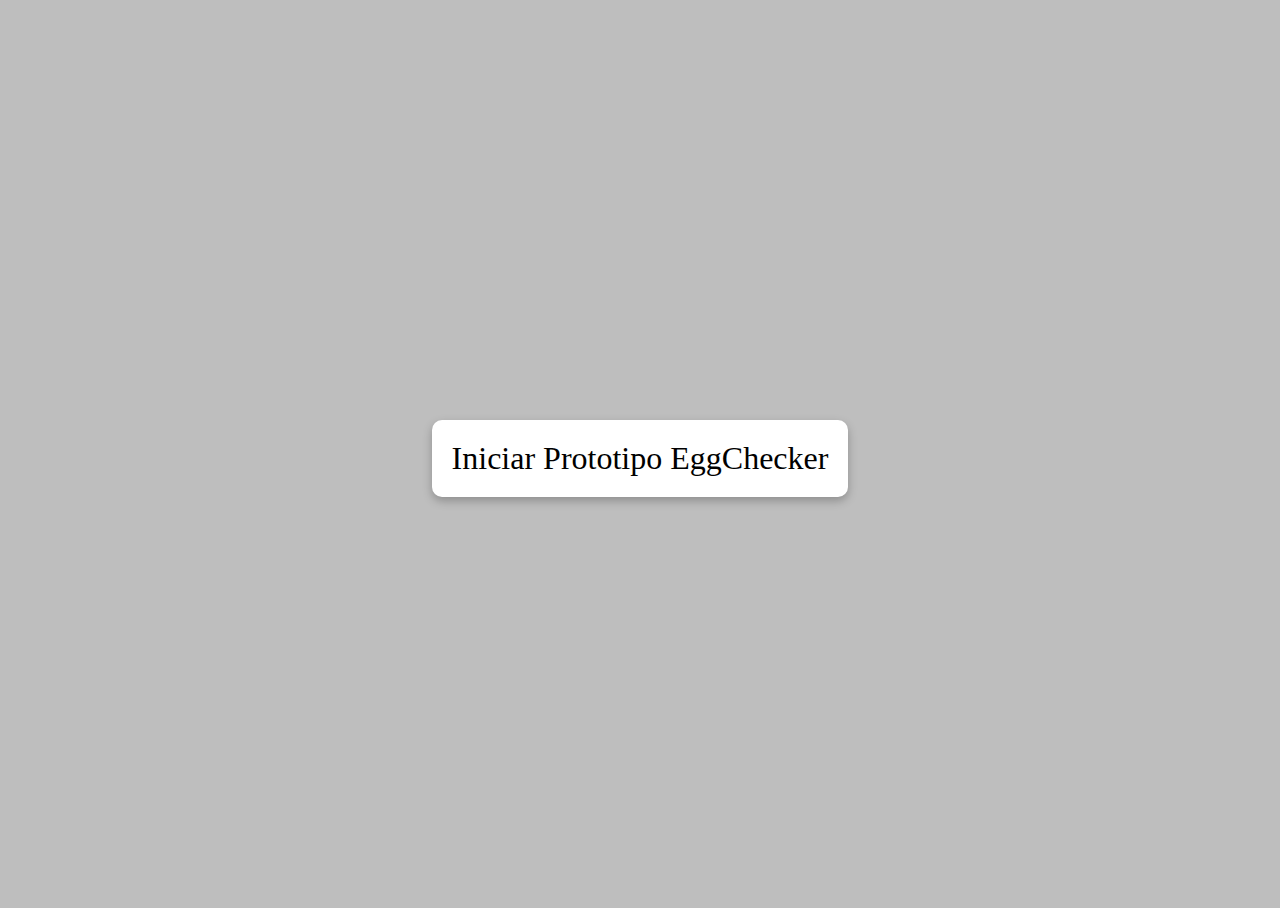
<file: apps/eggchecker/index.html>
<!DOCTYPE html>
<html lang="en">
<head>
    <meta charset="UTF-8">
    <meta name="viewport" content="width=device-width, initial-scale=1.0">
    <title>Home</title>

    <style>
        html {
            height: 100vh;
        }

        body {
            height: 100%;
            background-color: #9494949c;
            display: flex;
            justify-content: center;
            align-items: center;
        }

        a {
            padding: 20px;
            margin: 20px;
            font-size: 2rem;
            background-color: #fff;
            color: #000;
            border: none;
            border-radius: 10px;
            box-shadow: 0 4px 10px rgba(0, 0, 0, 0.25);
            text-decoration: none;
        }
    </style>

</head>
<body>
    <a href="login.html">
        Iniciar Prototipo EggChecker
    </a>
</body>
</html>
</file>
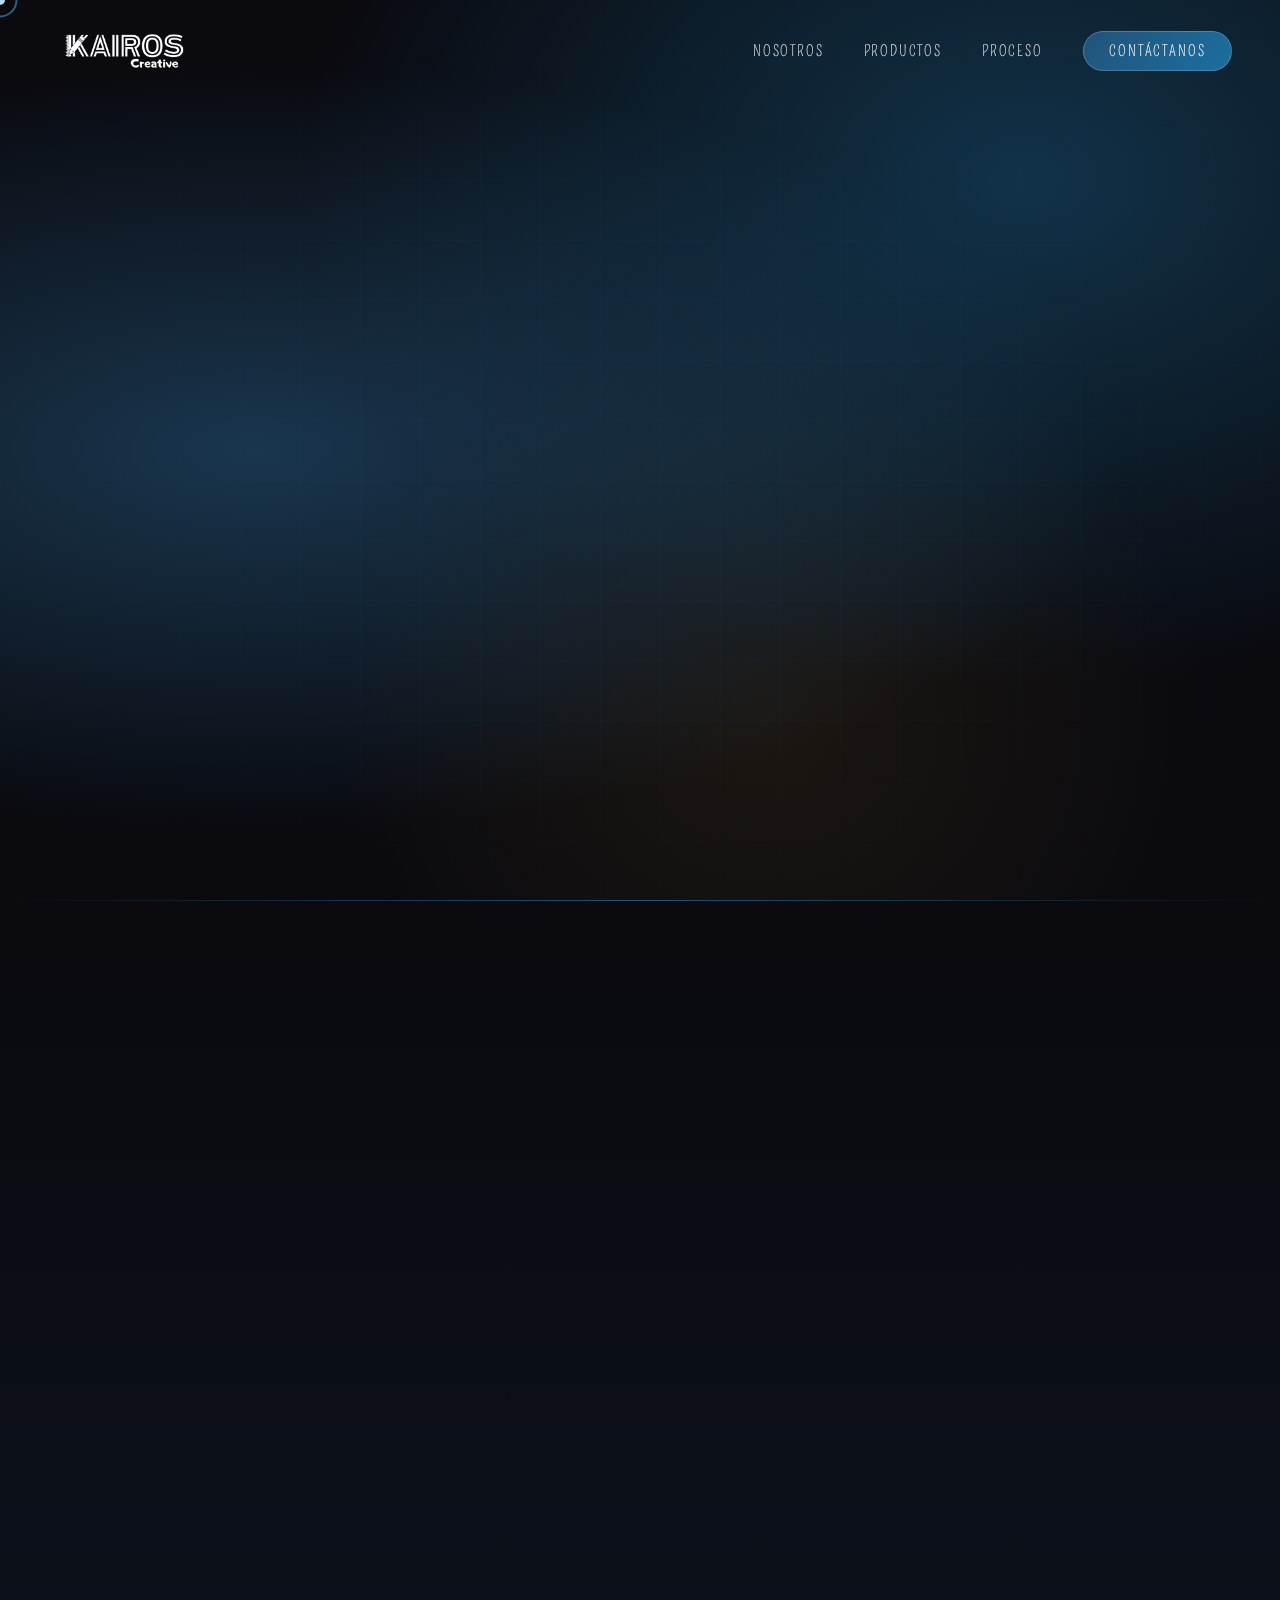
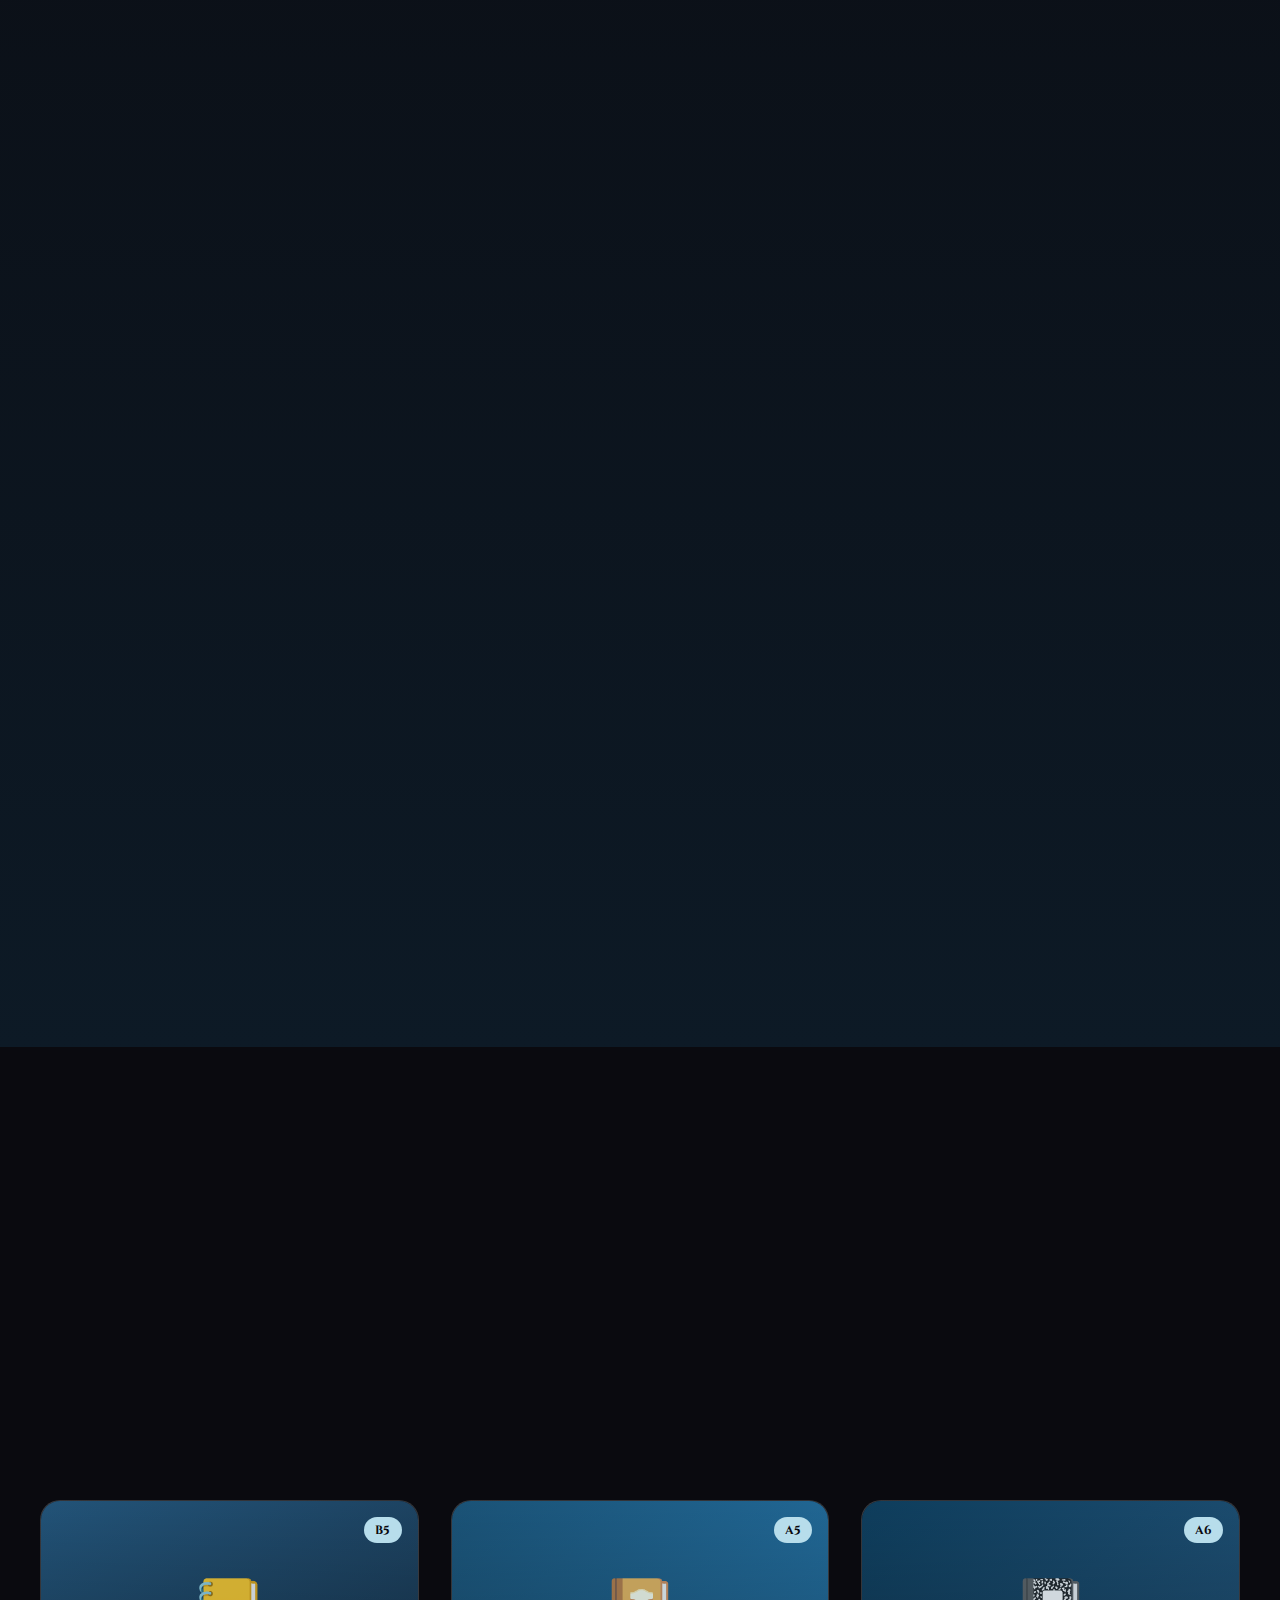
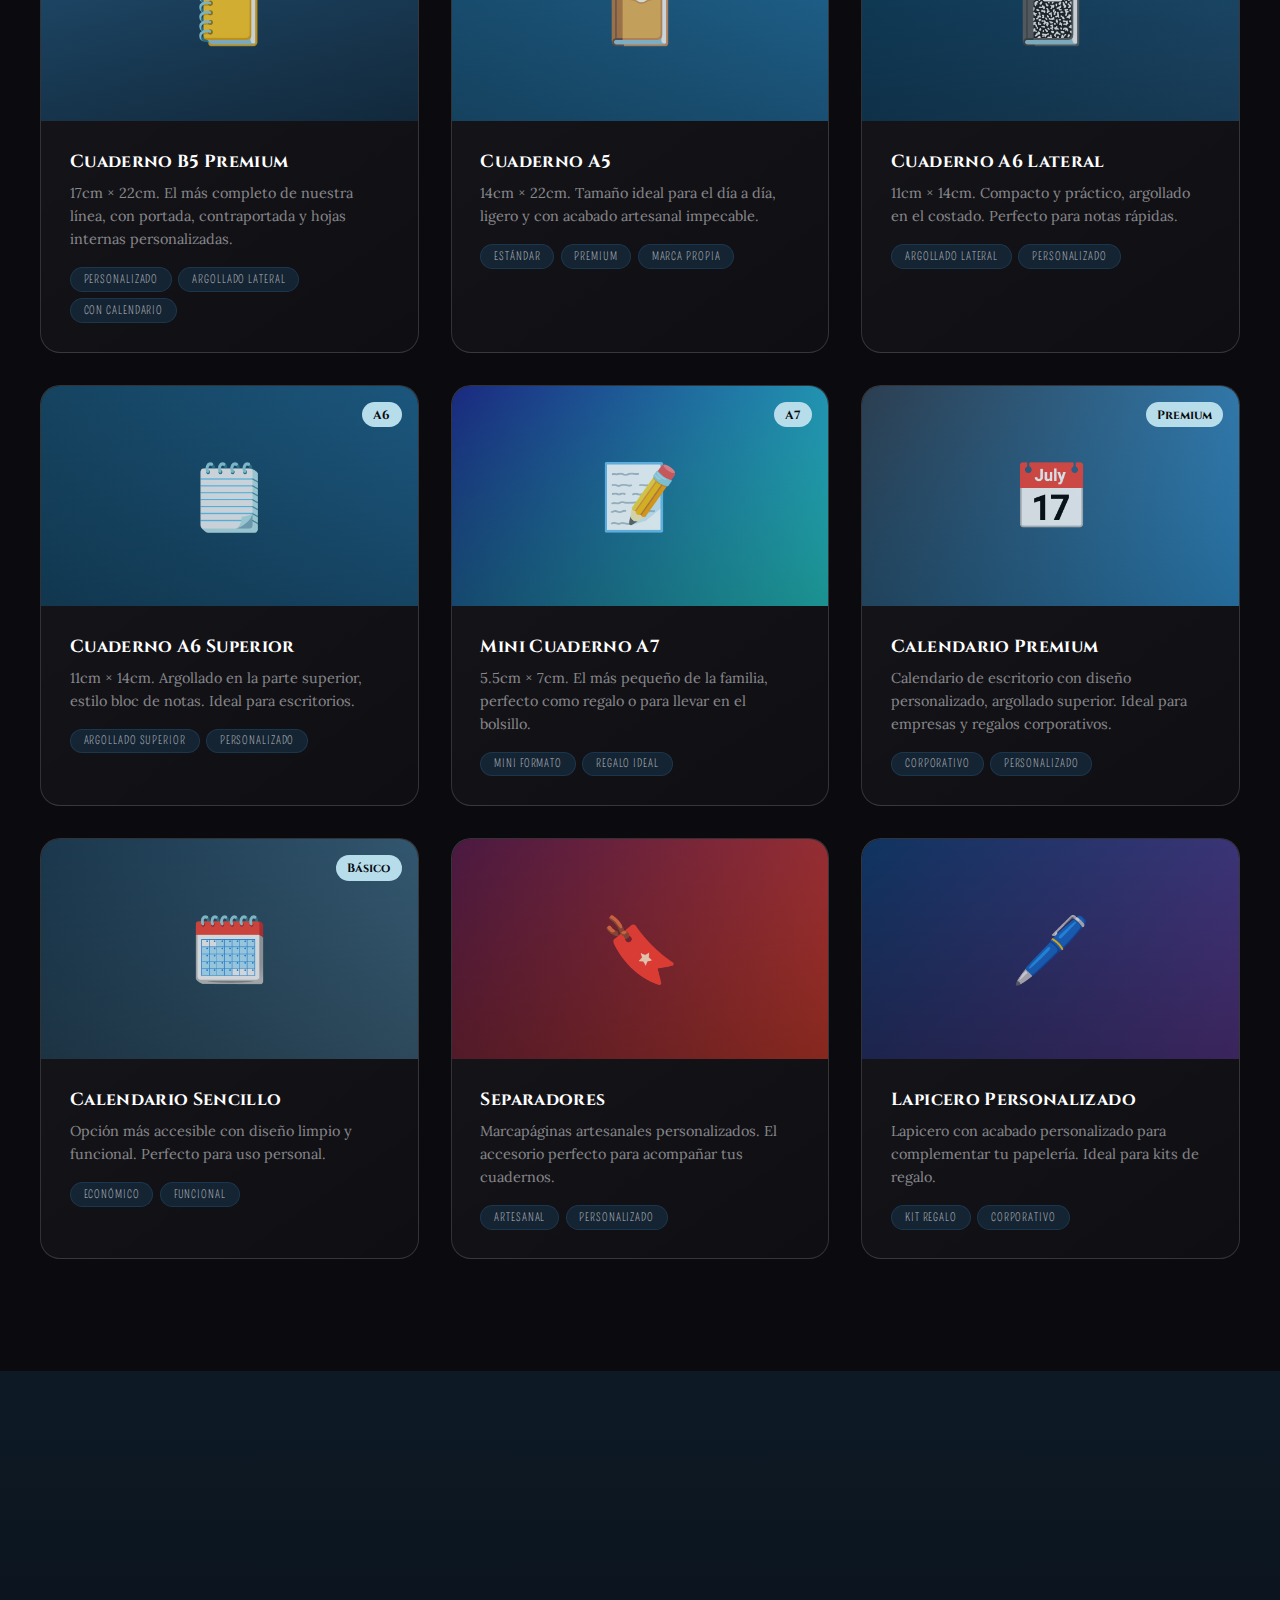
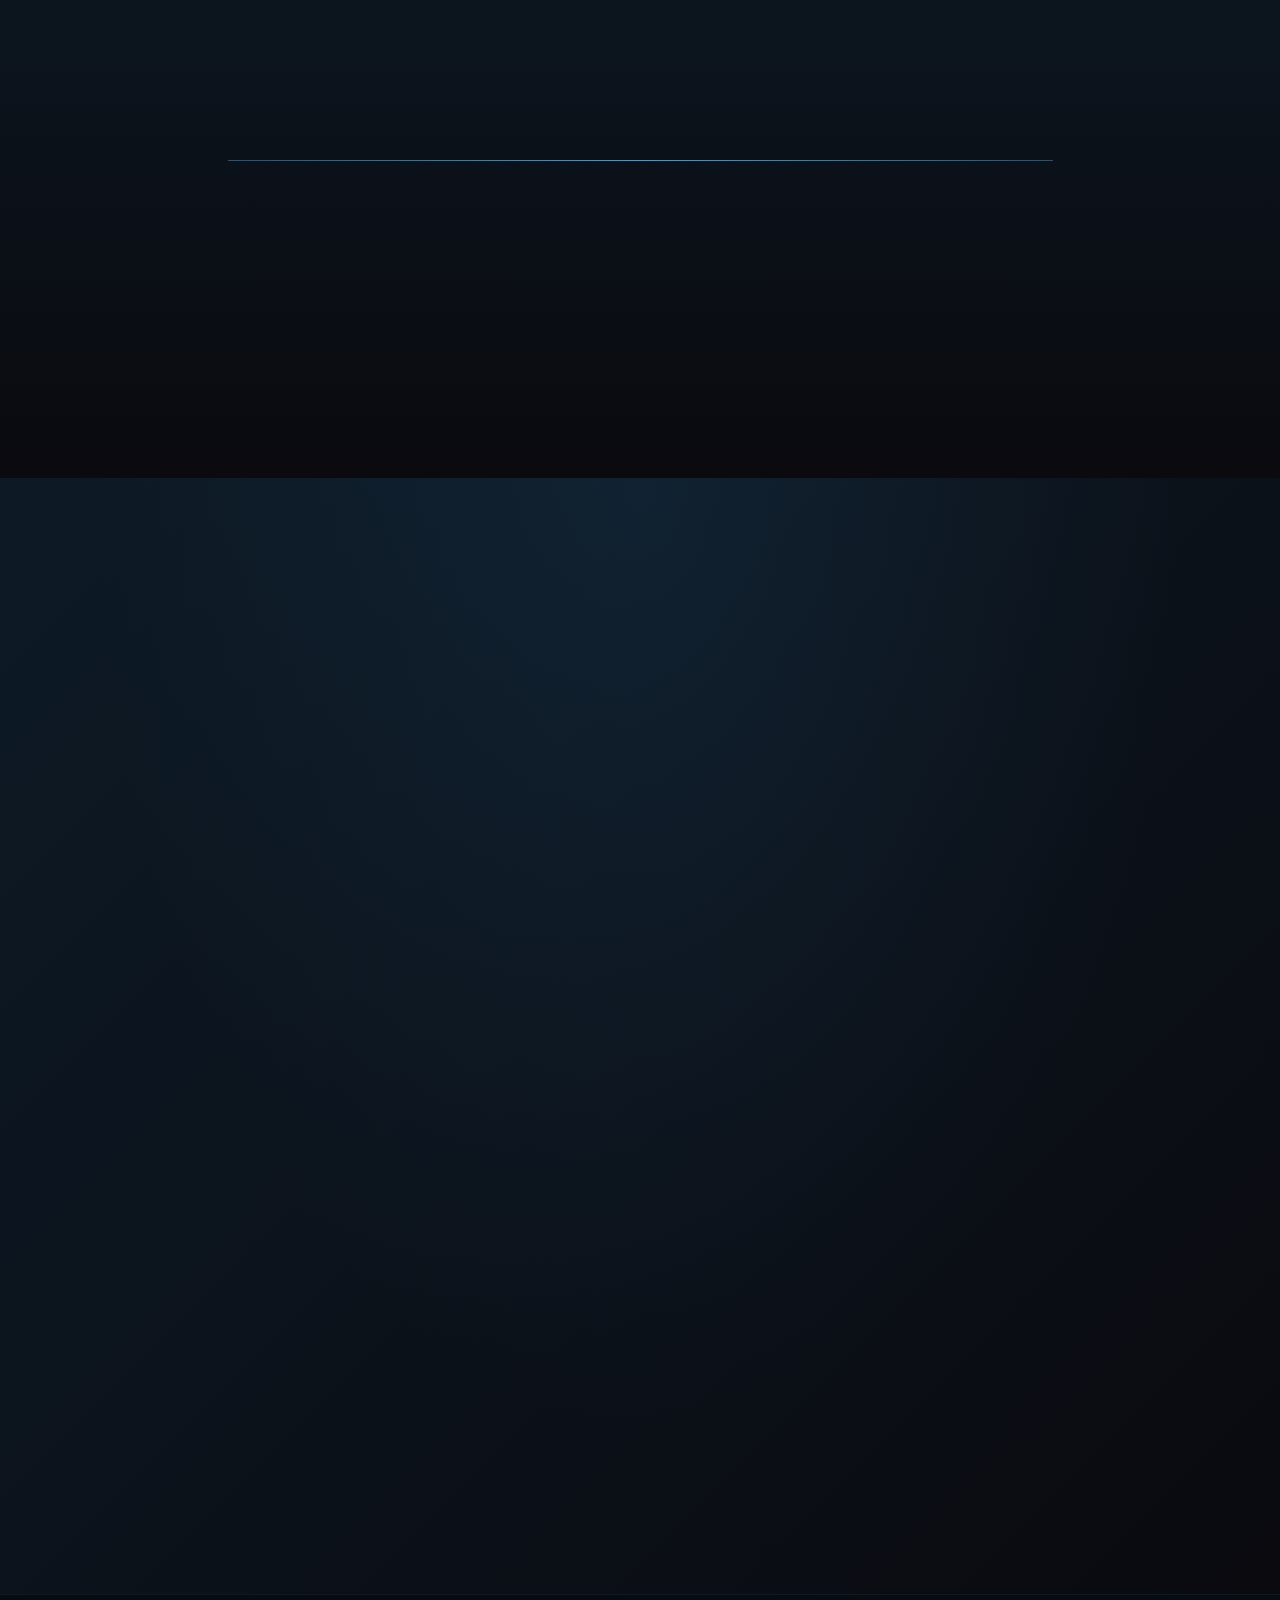
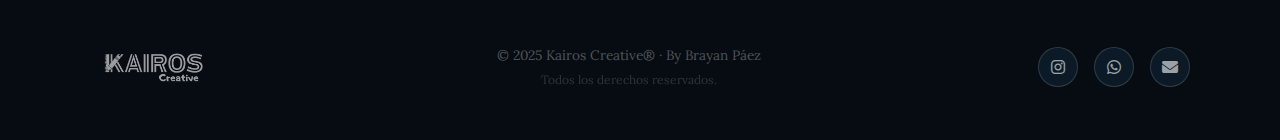
<file: apps/kairos/index.html>
<!DOCTYPE html>
<html lang="es">
<head>
  <meta charset="UTF-8" />
  <meta name="viewport" content="width=device-width, initial-scale=1.0" />
  <meta name="description" content="Kairos Creative — Diseño y fabricación artesanal de cuadernos personalizados, planeadores, calendarios y más. Hechos a mano con pasión." />
  <title>Kairos Creative - Encuaderna tus ideas.</title>

  <!-- Favicon -->
  <link rel="icon" href="assets/logo-icon.png" type="image/png" />

  <!-- Google Fonts -->
  <link rel="preconnect" href="https://fonts.googleapis.com" />
  <link rel="preconnect" href="https://fonts.gstatic.com" crossorigin />
  <link href="https://fonts.googleapis.com/css2?family=Cinzel:wght@400;600;700;900&family=Cinzel+Decorative:wght@400;700;900&family=Lora:ital,wght@0,400;0,500;1,400&family=Pompiere&display=swap" rel="stylesheet" />

  <!-- Font Awesome Icons -->
  <link rel="stylesheet" href="https://cdnjs.cloudflare.com/ajax/libs/font-awesome/6.5.0/css/all.min.css" crossorigin="anonymous" />

  <!-- Swiper CSS (for any future carousels) -->
  <link rel="stylesheet" href="https://cdn.jsdelivr.net/npm/swiper@11/swiper-bundle.min.css" />

  <!-- Custom CSS -->
  <link rel="stylesheet" href="css/styles.css" />
</head>

<body>

  <!-- Custom Cursor -->
  <div class="cursor"></div>
  <div class="cursor-follower"></div>

  <!-- ========================
       NAVIGATION
       ======================== -->
  <nav id="navbar" aria-label="Navegación principal">
    <a href="#hero" class="nav-logo" aria-label="Kairos Creative - Inicio">
      <img src="assets/logo-full.png" alt="Kairos Creative" />
    </a>

    <ul class="nav-links" id="navLinks" role="list">
      <li><a href="#about">Nosotros</a></li>
      <li><a href="#products">Productos</a></li>
      <li><a href="#process">Proceso</a></li>
      <li><a href="#contact" class="nav-cta">Contáctanos</a></li>
    </ul>

    <button class="nav-toggle" id="navToggle" aria-label="Abrir menú" aria-expanded="false">
      <span></span>
      <span></span>
      <span></span>
    </button>
  </nav>

  <!-- ========================
       HERO
       ======================== -->
  <section id="hero" aria-label="Bienvenida">
    <div class="hero-bg"></div>
    <div class="hero-grid"></div>
    <div class="particles" aria-hidden="true"></div>

    <div class="hero-content">
      <p class="hero-eyebrow">Hecho a mano &amp; con propósito</p>
      <img
        src="assets/logo-full-blue.png"
        alt="Kairos Creative"
        class="hero-logo-img"
      />
      <p class="hero-tagline">
        Diseñamos y fabricamos cuadernos personalizados, planeadores y papelería artesanal — cada pieza, única como tú.
      </p>
      <div class="hero-ctas">
        <a href="#products" class="btn-primary"><span>Ver Productos</span></a>
        <a href="#contact" class="btn-outline">Hacer un pedido</a>
      </div>
    </div>

    <div class="hero-scroll" aria-hidden="true">
      <div class="scroll-line"></div>
      <span class="scroll-text">Scroll</span>
    </div>
  </section>

  <!-- ========================
       ABOUT
       ======================== -->
  <section id="about" aria-label="Sobre Kairos Creative">
    <div class="container">
      <div class="about-grid">
        <div class="about-visual reveal-left">
          <div class="about-logo-wrap">
            <div class="about-ring about-ring-1" aria-hidden="true"></div>
            <div class="about-ring about-ring-2" aria-hidden="true"></div>
            <img src="assets/logo-icon.png" alt="Kairos Creative ícono" />
          </div>
        </div>

        <div class="about-text reveal-right">
          <div class="section-label">Quiénes somos</div>
          <h2>Creamos con<br /><em>pasión artesanal</em></h2>
          <p>
            Somos un emprendimiento dedicado al diseño, fabricación y comercialización de cuadernos personalizados, planeadores, cuadernos con propósito, calendarios, lapiceros y todo lo relacionado con encuadernación.
          </p>
          <p>
            Todos nuestros productos son hechos a mano y diseñados según lo solicitado por nuestros clientes, fabricados por un equipo humano calificado, cuidando el mínimo detalle para garantizar la calidad.
          </p>

          <div class="about-stats stagger-children">
            <div class="stat-card">
              <span class="stat-number" data-count="1" data-suffix="">1+</span>
              <span class="stat-label">Unidades mínimas</span>
            </div>
            <div class="stat-card">
              <span class="stat-number" data-count="100" data-suffix="%">100%</span>
              <span class="stat-label">Hecho a mano</span>
            </div>
            <div class="stat-card">
              <span class="stat-number" data-count="4" data-suffix="">4+</span>
              <span class="stat-label">Tamaños disponibles</span>
            </div>
          </div>
        </div>
      </div>

      <!-- Mission / Vision -->
      <div class="mv-grid" style="margin-top: 5rem;">
        <div class="mv-card reveal">
          <span class="mv-icon">🎯</span>
          <h3 class="mv-title">Misión</h3>
          <p class="mv-text">
            Diseñamos, fabricamos y encuadernamos las ideas de nuestros clientes, permitiendo que cuenten con diseños exclusivos y hechos a la medida. Fabricamos desde una (1) unidad, garantizando el detalle y calidad del producto.
          </p>
        </div>
        <div class="mv-card reveal">
          <span class="mv-icon">🚀</span>
          <h3 class="mv-title">Visión</h3>
          <p class="mv-text">
            Para el año 2026, ser una empresa registrada ante la cámara de comercio y reconocida a nivel regional por nuestros excelentes productos, aumentando nuestra capacidad de producción y generando empleo.
          </p>
        </div>
      </div>

      <!-- Values -->
      <div style="margin-top: 5rem;">
        <div class="section-header reveal">
          <div class="section-label">Lo que nos mueve</div>
          <h2 class="section-title">Valores de la Marca</h2>
        </div>

        <div class="values-grid stagger-children">
          <div class="value-card">
            <span class="value-number">01</span>
            <h3 class="value-title">Pasión</h3>
            <p class="value-desc">Disfrutar lo que hacemos, así todos podremos ser audaces, innovadores y creativos al máximo.</p>
          </div>
          <div class="value-card">
            <span class="value-number">02</span>
            <h3 class="value-title">Justicia</h3>
            <p class="value-desc">Nos conduce a tratar a todos con la decencia común que merecemos y esperamos.</p>
          </div>
          <div class="value-card">
            <span class="value-number">03</span>
            <h3 class="value-title">Amor</h3>
            <p class="value-desc">El mayor mandamiento, que nos permite sentir, comprender y querer hacer todo con excelencia.</p>
          </div>
        </div>
      </div>
    </div>
  </section>

  <!-- ========================
       PRODUCTS
       ======================== -->
  <section id="products" aria-label="Portafolio de Productos">
    <div class="container">
      <div class="section-header reveal">
        <div class="section-label">Lo que hacemos</div>
        <h2 class="section-title">Portafolio de Productos</h2>
        <p class="section-desc">Cada producto es una obra única, diseñada especialmente para ti o tu marca.</p>
      </div>

      <!-- Tabs -->
      <div class="products-tabs reveal">
        <button class="tab-btn active" data-tab="all">Todos</button>
        <button class="tab-btn" data-tab="cuaderno">Cuadernos</button>
        <button class="tab-btn" data-tab="calendario">Calendarios</button>
        <button class="tab-btn" data-tab="otros">Otros</button>
      </div>

      <div class="products-grid">

        <!-- B5 Premium -->
        <article class="product-card" data-category="cuaderno">
          <div class="product-img" style="background: linear-gradient(135deg, #225378, #1a3a55);">
            <span class="product-size-badge">B5</span>
            <span class="product-img-icon">📒</span>
          </div>
          <div class="product-body">
            <h3 class="product-name">Cuaderno B5 Premium</h3>
            <p class="product-desc">17cm × 22cm. El más completo de nuestra línea, con portada, contraportada y hojas internas personalizadas.</p>
            <div class="product-features">
              <span class="feature-tag">Personalizado</span>
              <span class="feature-tag">Argollado lateral</span>
              <span class="feature-tag">Con calendario</span>
            </div>
          </div>
        </article>

        <!-- A5 -->
        <article class="product-card" data-category="cuaderno">
          <div class="product-img" style="background: linear-gradient(135deg, #1a5276, #2471a3);">
            <span class="product-size-badge">A5</span>
            <span class="product-img-icon">📔</span>
          </div>
          <div class="product-body">
            <h3 class="product-name">Cuaderno A5</h3>
            <p class="product-desc">14cm × 22cm. Tamaño ideal para el día a día, ligero y con acabado artesanal impecable.</p>
            <div class="product-features">
              <span class="feature-tag">Estándar</span>
              <span class="feature-tag">Premium</span>
              <span class="feature-tag">Marca propia</span>
            </div>
          </div>
        </article>

        <!-- A6 Lateral -->
        <article class="product-card" data-category="cuaderno">
          <div class="product-img" style="background: linear-gradient(135deg, #0e3d5c, #225378);">
            <span class="product-size-badge">A6</span>
            <span class="product-img-icon">📓</span>
          </div>
          <div class="product-body">
            <h3 class="product-name">Cuaderno A6 Lateral</h3>
            <p class="product-desc">11cm × 14cm. Compacto y práctico, argollado en el costado. Perfecto para notas rápidas.</p>
            <div class="product-features">
              <span class="feature-tag">Argollado lateral</span>
              <span class="feature-tag">Personalizado</span>
            </div>
          </div>
        </article>

        <!-- A6 Superior -->
        <article class="product-card" data-category="cuaderno">
          <div class="product-img" style="background: linear-gradient(135deg, #154360, #1f618d);">
            <span class="product-size-badge">A6</span>
            <span class="product-img-icon">🗒️</span>
          </div>
          <div class="product-body">
            <h3 class="product-name">Cuaderno A6 Superior</h3>
            <p class="product-desc">11cm × 14cm. Argollado en la parte superior, estilo bloc de notas. Ideal para escritorios.</p>
            <div class="product-features">
              <span class="feature-tag">Argollado superior</span>
              <span class="feature-tag">Personalizado</span>
            </div>
          </div>
        </article>

        <!-- A7 mini -->
        <article class="product-card" data-category="cuaderno">
          <div class="product-img" style="background: linear-gradient(135deg, #1a2980, #26d0ce);">
            <span class="product-size-badge">A7</span>
            <span class="product-img-icon">📝</span>
          </div>
          <div class="product-body">
            <h3 class="product-name">Mini Cuaderno A7</h3>
            <p class="product-desc">5.5cm × 7cm. El más pequeño de la familia, perfecto como regalo o para llevar en el bolsillo.</p>
            <div class="product-features">
              <span class="feature-tag">Mini formato</span>
              <span class="feature-tag">Regalo ideal</span>
            </div>
          </div>
        </article>

        <!-- Calendario Premium -->
        <article class="product-card" data-category="calendario">
          <div class="product-img" style="background: linear-gradient(135deg, #2c3e50, #3498db);">
            <span class="product-size-badge">Premium</span>
            <span class="product-img-icon">📅</span>
          </div>
          <div class="product-body">
            <h3 class="product-name">Calendario Premium</h3>
            <p class="product-desc">Calendario de escritorio con diseño personalizado, argollado superior. Ideal para empresas y regalos corporativos.</p>
            <div class="product-features">
              <span class="feature-tag">Corporativo</span>
              <span class="feature-tag">Personalizado</span>
            </div>
          </div>
        </article>

        <!-- Calendario Sencillo -->
        <article class="product-card" data-category="calendario">
          <div class="product-img" style="background: linear-gradient(135deg, #1a374d, #406882);">
            <span class="product-size-badge">Básico</span>
            <span class="product-img-icon">🗓️</span>
          </div>
          <div class="product-body">
            <h3 class="product-name">Calendario Sencillo</h3>
            <p class="product-desc">Opción más accesible con diseño limpio y funcional. Perfecto para uso personal.</p>
            <div class="product-features">
              <span class="feature-tag">Económico</span>
              <span class="feature-tag">Funcional</span>
            </div>
          </div>
        </article>

        <!-- Separadores -->
        <article class="product-card" data-category="otros">
          <div class="product-img" style="background: linear-gradient(135deg, #4a1942, #c0392b);">
            <span class="product-img-icon">🔖</span>
          </div>
          <div class="product-body">
            <h3 class="product-name">Separadores</h3>
            <p class="product-desc">Marcapáginas artesanales personalizados. El accesorio perfecto para acompañar tus cuadernos.</p>
            <div class="product-features">
              <span class="feature-tag">Artesanal</span>
              <span class="feature-tag">Personalizado</span>
            </div>
          </div>
        </article>

        <!-- Lapicero -->
        <article class="product-card" data-category="otros">
          <div class="product-img" style="background: linear-gradient(135deg, #0f3460, #533483);">
            <span class="product-img-icon">🖊️</span>
          </div>
          <div class="product-body">
            <h3 class="product-name">Lapicero Personalizado</h3>
            <p class="product-desc">Lapicero con acabado personalizado para complementar tu papelería. Ideal para kits de regalo.</p>
            <div class="product-features">
              <span class="feature-tag">Kit regalo</span>
              <span class="feature-tag">Corporativo</span>
            </div>
          </div>
        </article>

      </div>
    </div>
  </section>

  <!-- ========================
       PROCESS
       ======================== -->
  <section id="process" aria-label="Nuestro proceso">
    <div class="container">
      <div class="section-header reveal">
        <div class="section-label">Cómo trabajamos</div>
        <h2 class="section-title">Nuestro Proceso</h2>
        <p class="section-desc">De tu idea a tus manos, cuidando cada paso con dedicación artesanal.</p>
      </div>

      <div class="process-steps stagger-children">

        <div class="process-step">
          <div class="step-circle">💬</div>
          <span class="step-num">PASO 01</span>
          <h3 class="step-title">Consulta</h3>
          <p class="step-desc">Nos cuentas tu idea, el uso, el diseño y los detalles que deseas para tu producto.</p>
        </div>

        <div class="process-step">
          <div class="step-circle">🎨</div>
          <span class="step-num">PASO 02</span>
          <h3 class="step-title">Diseño</h3>
          <p class="step-desc">Nuestro equipo crea el diseño personalizado de portada, hojas internas y más.</p>
        </div>

        <div class="process-step">
          <div class="step-circle">✂️</div>
          <span class="step-num">PASO 03</span>
          <h3 class="step-title">Fabricación</h3>
          <p class="step-desc">Todo se elabora a mano con materiales de calidad, cuidando cada milímetro.</p>
        </div>

        <div class="process-step">
          <div class="step-circle">📦</div>
          <span class="step-num">PASO 04</span>
          <h3 class="step-title">Entrega</h3>
          <p class="step-desc">Tu pedido listo y empacado con amor, directamente a tus manos.</p>
        </div>

      </div>
    </div>
  </section>

  <!-- ========================
       CONTACT
       ======================== -->
  <section id="contact" aria-label="Contacto">
    <div class="container">
      <div class="section-header reveal">
        <div class="section-label">Hablemos</div>
        <h2 class="section-title">¿Tienes una idea?</h2>
        <p class="section-desc">Escríbenos y hagamos realidad ese cuaderno que siempre quisiste. Atendemos pedidos personales y corporativos.</p>
      </div>

      <div class="contact-wrapper">
        <div class="contact-cards stagger-children">

          <a href="https://instagram.com/kairos_creative_" target="_blank" rel="noopener noreferrer" class="contact-card" aria-label="Instagram de Kairos Creative">
            <span class="contact-icon"><i class="fa-brands fa-instagram" style="color: #c13584;"></i></span>
            <span class="contact-label">Instagram</span>
            <span class="contact-value">@kairos_creative_</span>
          </a>

          <a href="tel:+573006623070" class="contact-card" aria-label="Llamar a Kairos Creative">
            <span class="contact-icon"><i class="fa-brands fa-whatsapp" style="color: #25D366;"></i></span>
            <span class="contact-label">WhatsApp</span>
            <span class="contact-value">300 662 3070</span>
          </a>

          <a href="mailto:kairosscrap@gmail.com" class="contact-card" aria-label="Enviar correo a Kairos Creative">
            <span class="contact-icon"><i class="fa-solid fa-envelope" style="color: #F4A629;"></i></span>
            <span class="contact-label">Correo</span>
            <span class="contact-value">kairosscrap@gmail.com</span>
          </a>

        </div>

        <!-- CTA Banner -->
        <div class="reveal" style="
          background: linear-gradient(135deg, rgba(34,83,120,0.3), rgba(34,83,120,0.1));
          border: 1px solid rgba(34,83,120,0.4);
          border-radius: 24px;
          padding: 3.5rem 3rem;
          text-align: center;
          position: relative;
          overflow: hidden;
        ">
          <div style="
            position: absolute;
            top: -80px; right: -80px;
            width: 300px; height: 300px;
            border-radius: 50%;
            background: radial-gradient(circle, rgba(244,166,41,0.08), transparent 70%);
          " aria-hidden="true"></div>

          <p style="
            font-family: 'Pompiere', sans-serif;
            font-size: 0.8rem;
            letter-spacing: 0.35em;
            color: var(--orange-accent);
            text-transform: uppercase;
            margin-bottom: 1rem;
          ">Fabricamos desde 1 unidad</p>

          <h3 style="
            font-family: 'Cinzel', serif;
            font-size: clamp(1.5rem, 3vw, 2.2rem);
            color: white;
            margin-bottom: 1.2rem;
            line-height: 1.2;
          ">Tu idea, nuestras manos,<br />tu producto único.</h3>

          <p style="color: rgba(255,255,255,0.55); max-width: 480px; margin: 0 auto 2rem;">
            Cuadernos personalizados para ti, para tu empresa o para regalar. Contáctanos y recibe una cotización sin costo.
          </p>

          <a href="https://wa.me/573006623070?text=Hola%20Kairos%20Creative!%20Me%20gustaría%20hacer%20un%20pedido."
             target="_blank" rel="noopener noreferrer"
             class="btn-primary"
             style="display: inline-block;">
            <span><i class="fa-brands fa-whatsapp" style="margin-right: 0.5rem;"></i>Pedir por WhatsApp</span>
          </a>
        </div>
      </div>
    </div>
  </section>

  <!-- ========================
       FOOTER
       ======================== -->
  <footer role="contentinfo">
    <div class="footer-inner">
      <a href="#hero" class="footer-logo" aria-label="Kairos Creative inicio">
        <img src="assets/logo-full.png" alt="Kairos Creative" />
      </a>

      <p class="footer-copy">
        © 2025 Kairos Creative® · By Brayan Páez<br />
        <span style="font-size: 0.75rem; opacity: 0.5;">Todos los derechos reservados.</span>
      </p>

      <div class="footer-social">
        <a href="https://instagram.com/kairos_creative_"
           target="_blank" rel="noopener noreferrer"
           class="social-link"
           aria-label="Instagram">
          <i class="fa-brands fa-instagram"></i>
        </a>
        <a href="https://wa.me/573006623070"
           target="_blank" rel="noopener noreferrer"
           class="social-link"
           aria-label="WhatsApp">
          <i class="fa-brands fa-whatsapp"></i>
        </a>
        <a href="mailto:kairosscrap@gmail.com"
           class="social-link"
           aria-label="Email">
          <i class="fa-solid fa-envelope"></i>
        </a>
      </div>
    </div>
  </footer>

  <!-- Swiper JS -->
  <script src="https://cdn.jsdelivr.net/npm/swiper@11/swiper-bundle.min.js"></script>

  <!-- Main JS -->
  <script src="js/main.js"></script>

</body>
</html>
</file>
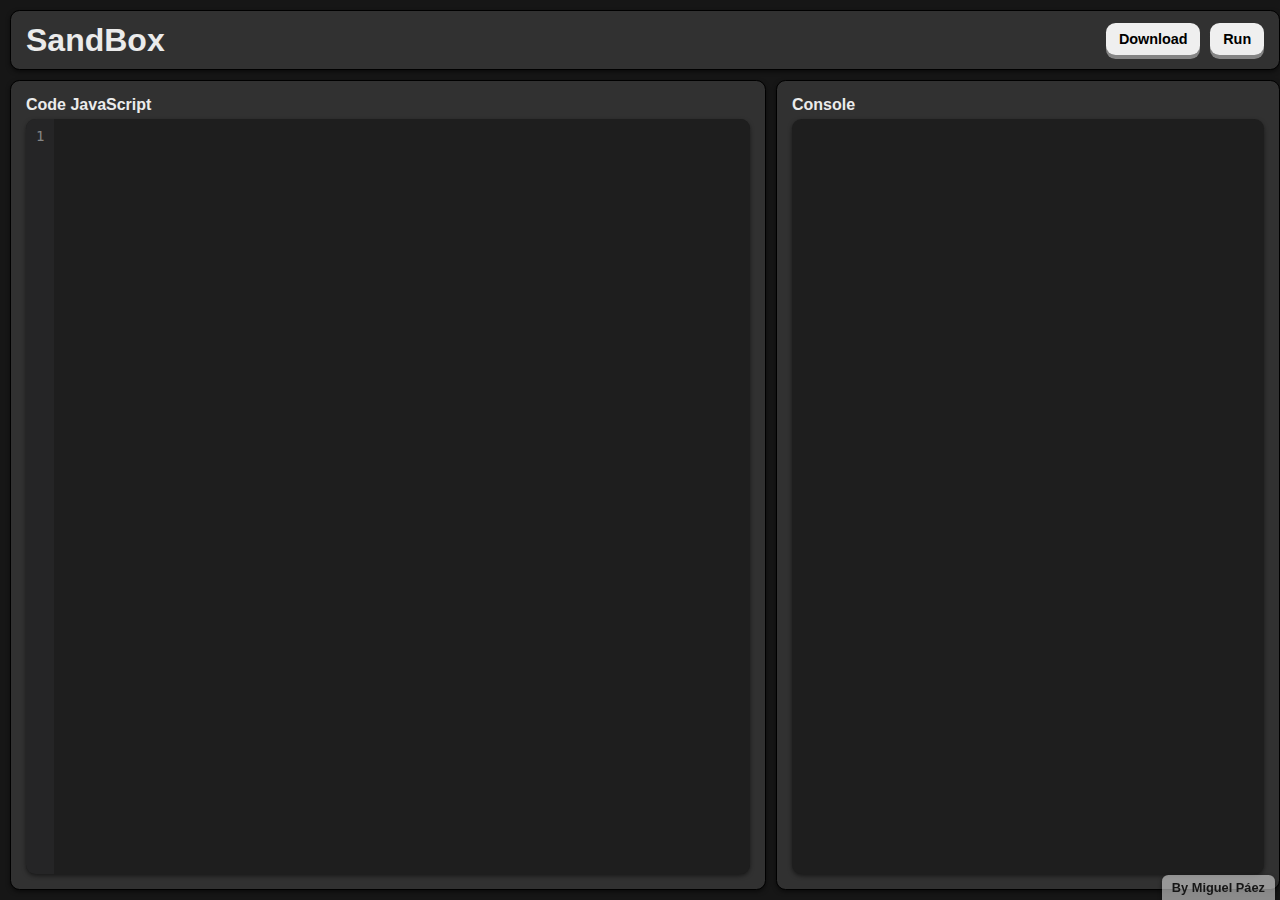
<file: apps/sandbox/index.html>
<!DOCTYPE html>
<html lang="en">
<head>
    <meta charset="UTF-8">
    <meta name="viewport" content="width=device-width, initial-scale=1.0">
    <link rel="stylesheet" href="css/style.css">
    <link rel="icon" type="image/png" href="img/app-icon.png">
    <title>SandBox</title>
</head>
<body class="grid-container">
    <nav class="navbar">
        <h1 class="title-app">SandBox</h1>
        <div class="btn-op">
            <button type="button" onclick="downloadFileJs()">Download</button>
            <button type="button">Run</button>
        </div>
    </nav>
    
    <section class="code-content code-container">
        <h3 class="title-section">Code JavaScript</h3>
        <div class="editor-container">
            <div id="lineNumbers" class="line-numbers"></div>
            <textarea id="codeJs" class="code-editor" spellcheck="false"></textarea>
        </div>
    </section>

    <section class="code-content console-container">
        <h3 class="title-section">Console</h3>
        <div class="console" id="result"></div>
    </section>

    <a href="https://github.com/MiguelPaez782/SandBox" target="_blank" class="developer">By Miguel Páez</a>

    <script src="js/app.js"></script>
    <script src="js/download-code.js"></script>
    <script src="js/responsive-mobile.js"></script>
</body>
</html>
</file>
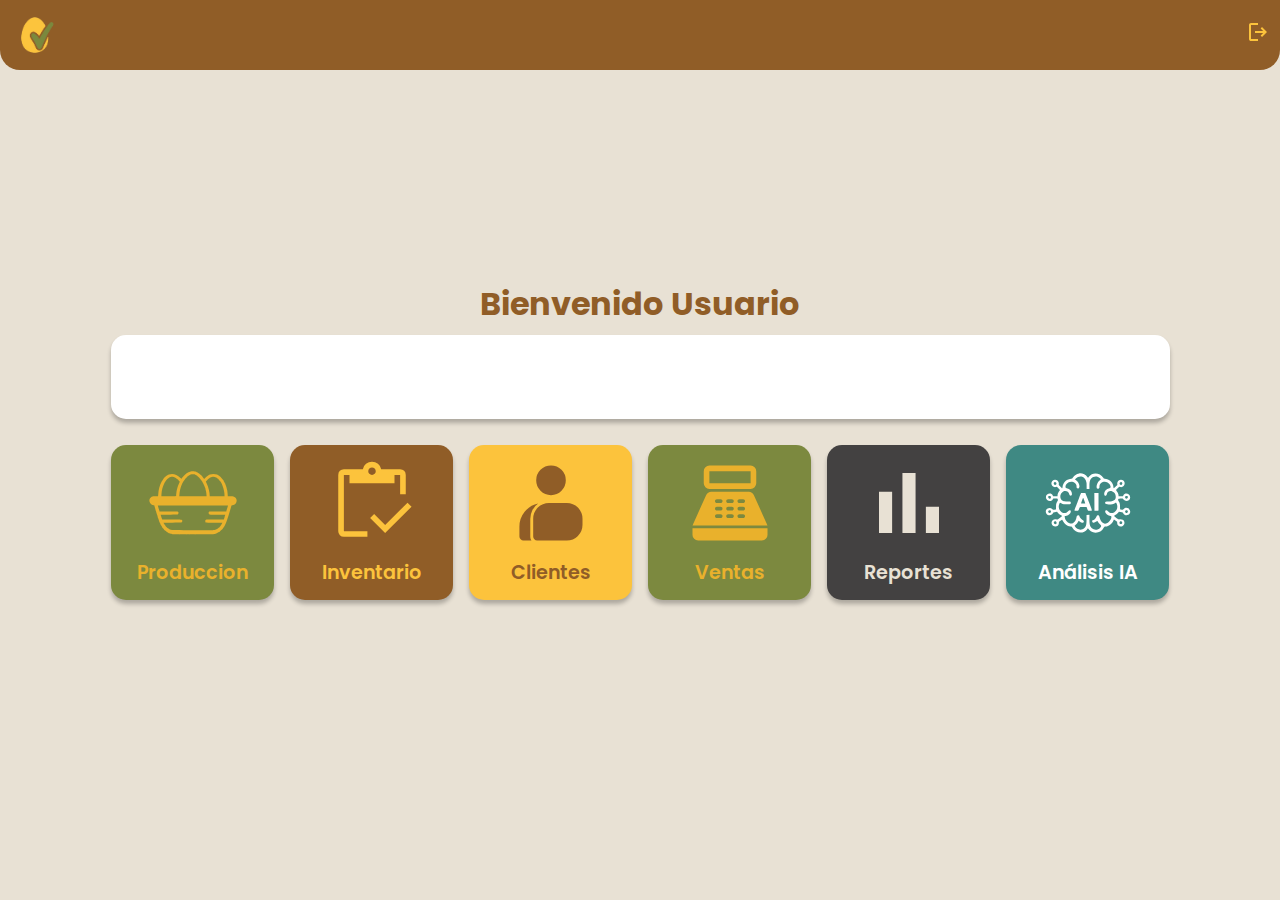
<file: apps/eggchecker/dashboard.html>
<!DOCTYPE html>
<html lang="en">
<head>
    <meta charset="UTF-8">
    <meta name="viewport" content="width=device-width, initial-scale=1.0">
    <link rel="stylesheet" href="styles.css">
    <title>Dashboard - EggChecker</title>
</head>
<body>
    

    <header class="header">
        <img class="logo" src="assets/img/logo_eggchecker.png" alt="logo">
        <a href="login.html">
            <img src="assets/iconos/icon_logout.svg" alt="logout">
        </a>
    </header>

    <section class="main">
        <h1>Bienvenido Usuario</h1>

        <div class="noticias"> <!-- Contenedor de notificaciones --> </div>

        <div class="grid">
            <a href="#" class="card btn-1">
                <img src="assets/iconos/icon_produccion.svg" alt="Produccion"> <span>Produccion</span>
            </a>

            <a href="#" class="card btn-2">
                <img src="assets/iconos/icon_inventario.svg" alt="Inventario"> <span>Inventario</span>
            </a>
            
            <a href="#" class="card btn-3">
                <img src="assets/iconos/icon_clientes.svg" alt="Clientes"> <span>Clientes</span>
            </a>
            
            <a href="#" class="card btn-1">
                <img src="assets/iconos/icon_ventas.svg" alt="Ventas"> <span>Ventas</span>
            </a>
            
            <a href="#" class="card btn-4">
                <img src="assets/iconos/icon_reportes.svg" alt="Reportes"> <span>Reportes</span>
            </a>
            
            <a href="#" class="card btn-5">
                <img src="assets/iconos/icon_ia.svg" alt="Ia"> <span>Análisis IA</span>
            </a>
        </div>
    </section>
</body>
</html>
</file>
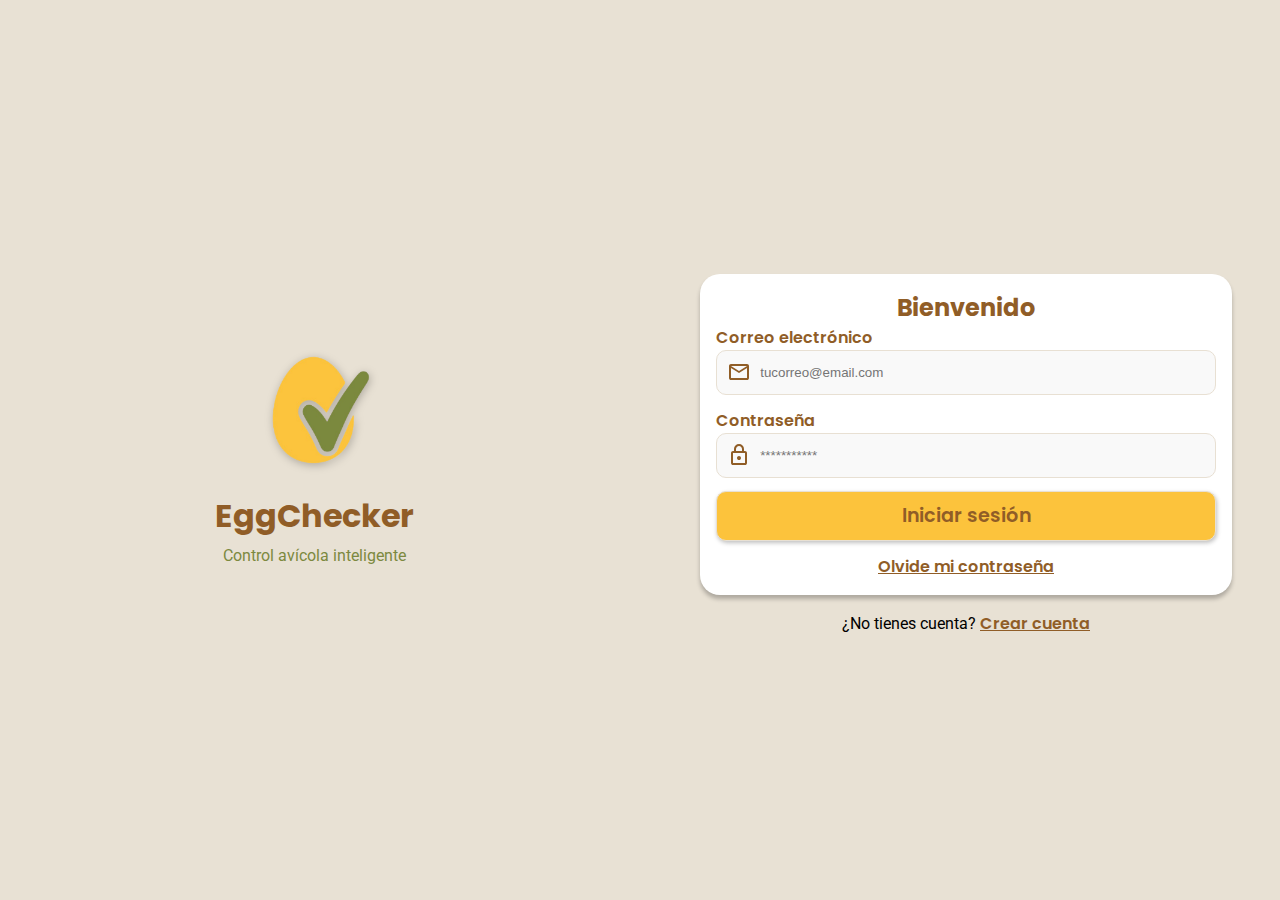
<file: apps/eggchecker/login.html>
<!DOCTYPE html>
<html lang="en">
<head>
    <meta charset="UTF-8">
    <meta name="viewport" content="width=device-width, initial-scale=1.0">
    <link rel="stylesheet" href="styles.css">
    <title>Login - EggChecker</title>
</head>
<body>
    <section class="logo">
        <img src="assets/img/logo_eggchecker.png" alt="Logo de EggChecker">
        <h1>EggChecker</h1>
        <span>Control avícola inteligente</span>
    </section>

    <section class="content">
        <div class="container">
            <h2>Bienvenido</h2>

            <form action="dashboard.html">
                 <label for="correo">Correo electrónico</label>
                 <div class="input-field">
                    <img src="assets/iconos/icon_mail.svg" class="icon">
                    <input type="email" name="correo" id="correo" placeholder="tucorreo@email.com">
                 </div>

                 <label for="clave">Contraseña</label>
                 <div class="input-field">
                    <img src="assets/iconos/icon_lock.svg" class="icon">
                    <input type="password" name="clave" id="clave" placeholder="***********">
                 </div>

                 <input type="submit" value="Iniciar sesión">
            </form>

            <a href="#">Olvide mi contraseña</a>

        </div>

        <p>¿No tienes cuenta? <a href="registro.html">Crear cuenta</a></p>

    </section>
</body>
</html>
</file>
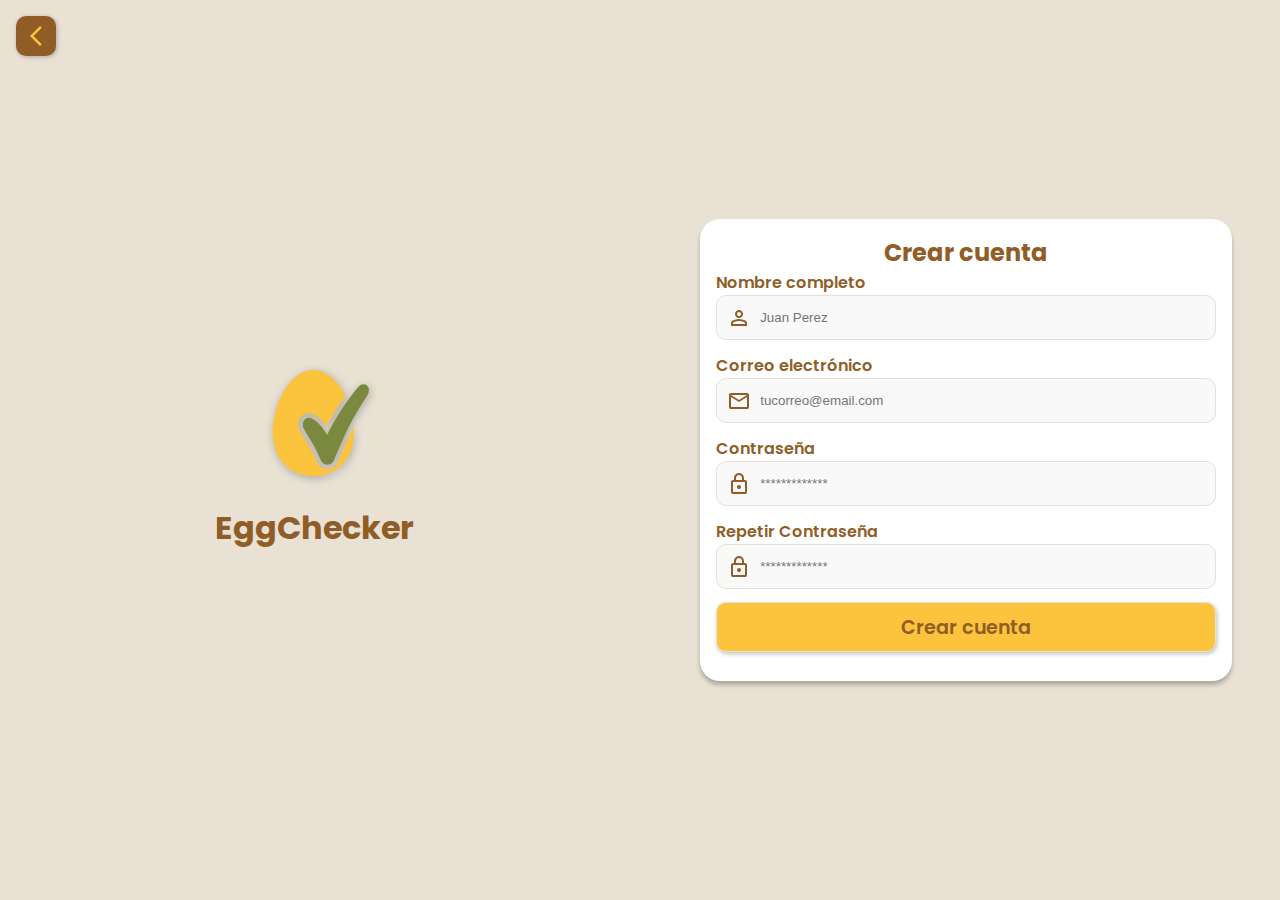
<file: apps/eggchecker/registro.html>
<!DOCTYPE html>
<html lang="en">
<head>
    <meta charset="UTF-8">
    <meta name="viewport" content="width=device-width, initial-scale=1.0">
    <link rel="stylesheet" href="styles.css">
    <title>Registro - EggChecker</title>
</head>
<body>
    <a href="login.html" class="back">
        <img src="assets/iconos/icon_arrow_back.svg" alt="<" class="icon">
    </a>

    <section class="logo">
        <img src="assets/img/logo_eggchecker.png" alt="logo EggChecker">
        <h1>EggChecker</h1>
    </section>
    <section class="content">
        <div class="container">
            <h2>Crear cuenta</h2>
            
            <form action="#">
                <label for="nombre">Nombre completo</label>
                <div class="input-field">
                    <img src="assets/iconos/icon_person.svg" class="icon">
                    <input type="text" name="nombre" id="nombre" placeholder="Juan Perez">
                </div>

                <label for="correo">Correo electrónico</label>
                <div class="input-field">
                    <img src="assets/iconos/icon_mail.svg" class="icon">
                    <input type="email" name="correo" id="correo" placeholder="tucorreo@email.com">
                </div>

                <label for="clave">Contraseña</label>
                <div class="input-field">
                    <img src="assets/iconos/icon_lock.svg" class="icon">
                    <input type="password" name="clave" id="clave" placeholder="*************">
                </div>

                <label for="confirmarClave">Repetir Contraseña</label>
                <div class="input-field">
                    <img src="assets/iconos/icon_lock.svg" class="icon">
                    <input type="password" name="confirmarClave" id="confirmarClave" placeholder="*************">
                </div>
                
                <input type="submit" value="Crear cuenta">
            </form>
        </div>
    </section>
</body>
</html>
</file>
<file: apps/kairos/css/styles.css>
/* ===========================
   KAIROS CREATIVE - STYLES
   =========================== */

/* CSS Variables */
:root {
  --blue-dark: #225378;
  --blue-mid: #1a6fa0;
  --blue-light: #3a9fd6;
  --black: #0a0a0f;
  --white: #FFFFFF;
  --cream: #f5f2ec;
  --color-accent: #b7ddeb;
  --text-dark: #1a1a2e;
  --text-muted: #6b7a8d;
  --glass: rgba(34, 83, 120, 0.12);
  --glass-border: rgba(255, 255, 255, 0.15);
  --shadow-lg: 0 25px 60px rgba(34, 83, 120, 0.25);
  --shadow-xl: 0 40px 80px rgba(0, 0, 0, 0.3);
  --radius: 20px;
  --radius-sm: 12px;
  --transition: 0.4s cubic-bezier(0.25, 0.46, 0.45, 0.94);
}

/* Reset & Base */
*, *::before, *::after {
  margin: 0;
  padding: 0;
  box-sizing: border-box;
}

html {
  scroll-behavior: smooth;
  font-size: 16px;
}

body {
  font-family: 'Lora', Georgia, serif;
  background: var(--black);
  color: var(--white);
  overflow-x: hidden;
  cursor: none;
}

/* Custom Cursor */
.cursor {
  width: 10px;
  height: 10px;
  background: var(--color-accent);
  border-radius: 50%;
  position: fixed;
  pointer-events: none;
  z-index: 9999;
  transform: translate(-50%, -50%);
  transition: width 0.2s, height 0.2s, background 0.2s;
}

.cursor-follower {
  width: 35px;
  height: 35px;
  border: 2px solid var(--blue-light);
  border-radius: 50%;
  position: fixed;
  pointer-events: none;
  z-index: 9998;
  transform: translate(-50%, -50%);
  transition: all 0.15s ease;
  opacity: 0.6;
}

body:hover .cursor { opacity: 1; }

/* Scrollbar */
::-webkit-scrollbar { width: 5px; }
::-webkit-scrollbar-track { background: var(--black); }
::-webkit-scrollbar-thumb { background: var(--blue-dark); border-radius: 10px; }

/* Typography */
h1, h2, h3, h4 {
  font-family: 'Cinzel', 'Playfair Display', serif;
  letter-spacing: 0.02em;
}

.display-title {
  font-family: 'Cinzel Decorative', 'Cinzel', serif;
  font-weight: 900;
}

p {
  line-height: 1.8;
  font-size: 1.05rem;
}

a {
  text-decoration: none;
  color: inherit;
}

/* ===========================
   NAVIGATION
   =========================== */

nav {
  position: fixed;
  top: 0;
  left: 0;
  right: 0;
  z-index: 1000;
  padding: 1.5rem 3rem;
  display: flex;
  align-items: center;
  justify-content: space-between;
  transition: all var(--transition);
}

nav.scrolled {
  background: rgba(10, 10, 20, 0.92);
  backdrop-filter: blur(20px);
  -webkit-backdrop-filter: blur(20px);
  border-bottom: 1px solid var(--glass-border);
  padding: 1rem 3rem;
}

.nav-logo img {
  height: 48px;
  filter: brightness(0) invert(1);
  transition: var(--transition);
}

nav.scrolled .nav-logo img {
  filter: none;
}

.nav-links {
  display: flex;
  gap: 2.5rem;
  list-style: none;
  align-items: center;
}

.nav-links a {
  font-family: 'Pompiere', 'Cinzel', sans-serif;
  font-size: 0.95rem;
  letter-spacing: 0.12em;
  text-transform: uppercase;
  color: rgba(255,255,255,0.85);
  position: relative;
  transition: color var(--transition);
}

.nav-links a::after {
  content: '';
  position: absolute;
  bottom: -4px;
  left: 0;
  width: 0;
  height: 2px;
  background: var(--color-accent);
  transition: width var(--transition);
}

.nav-links a:hover {
  color: var(--color-accent);
}

.nav-links a:hover::after { width: 100%; }

.nav-cta {
  background: linear-gradient(135deg, var(--blue-dark), var(--blue-mid));
  color: white !important;
  padding: 0.6rem 1.6rem;
  border-radius: 50px;
  border: 1px solid rgba(255,255,255,0.2);
  transition: all var(--transition) !important;
}

.nav-cta:hover {
  background: var(--color-accent) !important;
  color: var(--black) !important;
  transform: translateY(-2px);
  box-shadow: 0 8px 25px rgba(244, 166, 41, 0.4);
}

.nav-cta::after { display: none !important; }

/* Hamburger */
.nav-toggle {
  display: none;
  flex-direction: column;
  gap: 5px;
  cursor: pointer;
  padding: 8px;
}

.nav-toggle span {
  display: block;
  width: 26px;
  height: 2px;
  background: white;
  transition: var(--transition);
}

/* ===========================
   HERO SECTION
   =========================== */

#hero {
  position: relative;
  height: 100vh;
  min-height: 700px;
  display: flex;
  align-items: center;
  justify-content: center;
  overflow: hidden;
}

.hero-bg {
  position: absolute;
  inset: 0;
  background: radial-gradient(ellipse at 20% 50%, rgba(34, 83, 120, 0.6) 0%, transparent 60%),
              radial-gradient(ellipse at 80% 20%, rgba(26, 111, 160, 0.4) 0%, transparent 50%),
              radial-gradient(ellipse at 60% 80%, rgba(244, 166, 41, 0.08) 0%, transparent 40%),
              var(--black);
}

/* Animated particles */
.particles {
  position: absolute;
  inset: 0;
  overflow: hidden;
}

.particle {
  position: absolute;
  border-radius: 50%;
  animation: float-particle linear infinite;
  opacity: 0;
}

@keyframes float-particle {
  0% { transform: translateY(100vh) rotate(0deg); opacity: 0; }
  10% { opacity: 1; }
  90% { opacity: 0.5; }
  100% { transform: translateY(-100px) rotate(720deg); opacity: 0; }
}

/* Grid lines background */
.hero-grid {
  position: absolute;
  inset: 0;
  background-image: 
    linear-gradient(rgba(34, 83, 120, 0.08) 1px, transparent 1px),
    linear-gradient(90deg, rgba(34, 83, 120, 0.08) 1px, transparent 1px);
  background-size: 60px 60px;
  mask-image: radial-gradient(ellipse at center, black 40%, transparent 80%);
}

.hero-content {
  position: relative;
  z-index: 2;
  text-align: center;
  padding: 0 2rem;
  max-width: 900px;
}

.hero-eyebrow {
  font-family: 'Pompiere', sans-serif;
  font-size: 0.85rem;
  letter-spacing: 0.4em;
  text-transform: uppercase;
  color: var(--color-accent);
  margin-bottom: 1.5rem;
  display: flex;
  align-items: center;
  justify-content: center;
  gap: 1rem;
  opacity: 0;
  animation: fadeInUp 0.8s ease 0.3s forwards;
}

.hero-eyebrow::before,
.hero-eyebrow::after {
  content: '';
  width: 40px;
  height: 1px;
  background: var(--color-accent);
  opacity: 0.7;
}

.hero-logo-img {
  width: 380px;
  max-width: 85vw;
  opacity: 0;
  animation: fadeInUp 1s ease 0.5s forwards;
  filter: drop-shadow(0 20px 60px rgba(34, 83, 120, 0.8));
  margin-bottom: 1.5rem;
}

.hero-tagline {
  font-size: clamp(1rem, 2.5vw, 1.25rem);
  color: rgba(255, 255, 255, 0.7);
  max-width: 560px;
  margin: 0 auto 2.5rem;
  font-style: italic;
  opacity: 0;
  animation: fadeInUp 0.8s ease 0.9s forwards;
}

.hero-ctas {
  display: flex;
  gap: 1.2rem;
  justify-content: center;
  flex-wrap: wrap;
  opacity: 0;
  animation: fadeInUp 0.8s ease 1.1s forwards;
}

.btn-primary {
  background: linear-gradient(135deg, var(--blue-dark) 0%, var(--blue-mid) 100%);
  color: white;
  padding: 0.9rem 2.5rem;
  border-radius: 50px;
  font-family: 'Pompiere', sans-serif;
  font-size: 0.9rem;
  letter-spacing: 0.15em;
  text-transform: uppercase;
  border: 1px solid rgba(255,255,255,0.2);
  transition: all var(--transition);
  position: relative;
  overflow: hidden;
}

.btn-primary::before {
  content: '';
  position: absolute;
  inset: 0;
  background: linear-gradient(135deg, var(--color-accent), #a0bec9);
  opacity: 0;
  transition: opacity var(--transition);
}

.btn-primary span { position: relative; z-index: 1; }

.btn-primary:hover::before { opacity: 1; }
.btn-primary:hover {
  transform: translateY(-3px);
  box-shadow: 0 15px 40px rgba(244, 166, 41, 0.5);
  color: var(--black);
}

.btn-outline {
  background: transparent;
  color: white;
  padding: 0.9rem 2.5rem;
  border-radius: 50px;
  font-family: 'Pompiere', sans-serif;
  font-size: 0.9rem;
  letter-spacing: 0.15em;
  text-transform: uppercase;
  border: 1px solid rgba(255,255,255,0.3);
  transition: all var(--transition);
}

.btn-outline:hover {
  background: rgba(255,255,255,0.1);
  border-color: white;
  transform: translateY(-3px);
}

.hero-scroll {
  position: absolute;
  bottom: 2.5rem;
  left: 50%;
  transform: translateX(-50%);
  display: flex;
  flex-direction: column;
  align-items: center;
  gap: 0.5rem;
  opacity: 0;
  animation: fadeIn 1s ease 2s forwards;
}

.scroll-line {
  width: 1px;
  height: 50px;
  background: linear-gradient(to bottom, transparent, var(--blue-light));
  animation: scrollAnim 2s ease infinite;
}

@keyframes scrollAnim {
  0%, 100% { transform: scaleY(0); transform-origin: top; }
  50% { transform: scaleY(1); transform-origin: top; }
}

.scroll-text {
  font-family: 'Pompiere', sans-serif;
  font-size: 0.7rem;
  letter-spacing: 0.3em;
  color: rgba(255,255,255,0.4);
  text-transform: uppercase;
}

/* ===========================
   SECTION BASE
   =========================== */

section {
  padding: 7rem 2rem;
}

.section-header {
  text-align: center;
  margin-bottom: 5rem;
}

.section-label {
  font-family: 'Pompiere', sans-serif;
  font-size: 0.8rem;
  letter-spacing: 0.4em;
  text-transform: uppercase;
  color: var(--color-accent);
  display: flex;
  align-items: center;
  justify-content: center;
  gap: 1rem;
  margin-bottom: 1rem;
}

.section-label::before,
.section-label::after {
  content: '';
  width: 30px;
  height: 1px;
  background: var(--color-accent);
}

.section-title {
  font-size: clamp(2rem, 5vw, 3.5rem);
  line-height: 1.1;
  margin-bottom: 1.2rem;
  background: linear-gradient(135deg, #fff 0%, rgba(255,255,255,0.7) 100%);
  -webkit-background-clip: text;
  -webkit-text-fill-color: transparent;
  background-clip: text;
}

.section-desc {
  color: var(--text-muted);
  max-width: 560px;
  margin: 0 auto;
  font-size: 1.05rem;
}

/* Container */
.container {
  max-width: 1200px;
  margin: 0 auto;
}

/* ===========================
   ABOUT SECTION
   =========================== */

#about {
  background: linear-gradient(180deg, var(--black) 0%, #0d1a26 100%);
  position: relative;
}

#about::before {
  content: '';
  position: absolute;
  top: 0;
  left: 0;
  right: 0;
  height: 1px;
  background: linear-gradient(90deg, transparent, var(--blue-dark), transparent);
}

.about-grid {
  display: grid;
  grid-template-columns: 1fr 1fr;
  gap: 5rem;
  align-items: center;
  max-width: 1100px;
  margin: 0 auto;
}

.about-visual {
  position: relative;
}

.about-logo-wrap {
  position: relative;
  display: flex;
  justify-content: center;
}

.about-logo-wrap img {
  width: 320px;
  filter: drop-shadow(0 30px 80px rgba(34, 83, 120, 0.7));
  animation: floatLogo 6s ease-in-out infinite;
}

@keyframes floatLogo {
  0%, 100% { transform: translateY(0px) rotate(-2deg); }
  50% { transform: translateY(-20px) rotate(2deg); }
}

.about-ring {
  position: absolute;
  border-radius: 50%;
  border: 1px solid;
  animation: rotateSlow linear infinite;
}

.about-ring-1 {
  width: 380px;
  height: 380px;
  border-color: rgba(34, 83, 120, 0.3);
  top: 50%;
  left: 50%;
  transform: translate(-50%, -50%);
  animation-duration: 20s;
}

.about-ring-2 {
  width: 460px;
  height: 460px;
  border-color: rgba(244, 166, 41, 0.15);
  top: 50%;
  left: 50%;
  transform: translate(-50%, -50%);
  animation-duration: 30s;
  animation-direction: reverse;
}

@keyframes rotateSlow {
  from { transform: translate(-50%, -50%) rotate(0deg); }
  to { transform: translate(-50%, -50%) rotate(360deg); }
}

.about-text h2 {
  font-size: clamp(2rem, 4vw, 3rem);
  line-height: 1.15;
  margin-bottom: 1.5rem;
  background: linear-gradient(135deg, white, rgba(255,255,255,0.75));
  -webkit-background-clip: text;
  -webkit-text-fill-color: transparent;
  background-clip: text;
}

.about-text p {
  color: rgba(255,255,255,0.65);
  margin-bottom: 1.5rem;
}

.about-stats {
  display: grid;
  grid-template-columns: repeat(3, 1fr);
  gap: 1.5rem;
  margin-top: 2.5rem;
}

.stat-card {
  background: var(--glass);
  border: 1px solid var(--glass-border);
  border-radius: var(--radius-sm);
  padding: 1.5rem 1rem;
  text-align: center;
  transition: var(--transition);
  backdrop-filter: blur(10px);
}

.stat-card:hover {
  background: rgba(34, 83, 120, 0.25);
  transform: translateY(-5px);
  border-color: rgba(34, 83, 120, 0.5);
}

.stat-number {
  font-family: 'Cinzel', serif;
  font-size: 2rem;
  font-weight: 700;
  color: var(--color-accent);
  display: block;
}

.stat-label {
  font-family: 'Pompiere', sans-serif;
  font-size: 0.8rem;
  letter-spacing: 0.1em;
  color: rgba(255,255,255,0.5);
  text-transform: uppercase;
  margin-top: 0.3rem;
  display: block;
}

/* Values */
.values-grid {
  display: grid;
  grid-template-columns: repeat(3, 1fr);
  gap: 2rem;
  max-width: 1100px;
  margin: 0 auto;
}

.value-card {
  background: linear-gradient(135deg, rgba(34,83,120,0.15), rgba(34,83,120,0.05));
  border: 1px solid var(--glass-border);
  border-radius: var(--radius);
  padding: 2.5rem 2rem;
  text-align: center;
  transition: var(--transition);
  position: relative;
  overflow: hidden;
}

.value-card::before {
  content: '';
  position: absolute;
  inset: 0;
  background: linear-gradient(135deg, rgba(34,83,120,0.3), transparent);
  opacity: 0;
  transition: opacity var(--transition);
}

.value-card:hover { transform: translateY(-8px); }
.value-card:hover::before { opacity: 1; }

.value-number {
  font-family: 'Cinzel Decorative', 'Cinzel', serif;
  font-size: 3.5rem;
  font-weight: 900;
  color: var(--color-accent);
  opacity: 0.3;
  line-height: 1;
  margin-bottom: 0.5rem;
  display: block;
}

.value-title {
  font-family: 'Cinzel', serif;
  font-size: 1.2rem;
  color: white;
  margin-bottom: 1rem;
}

.value-desc {
  color: rgba(255,255,255,0.55);
  font-size: 0.95rem;
  line-height: 1.7;
}

/* ===========================
   PRODUCTS SECTION
   =========================== */

#products {
  background: var(--black);
  position: relative;
}

.products-tabs {
  display: flex;
  justify-content: center;
  gap: 0.5rem;
  margin-bottom: 3rem;
  flex-wrap: wrap;
}

.tab-btn {
  font-family: 'Pompiere', sans-serif;
  font-size: 0.85rem;
  letter-spacing: 0.12em;
  text-transform: uppercase;
  padding: 0.7rem 1.8rem;
  border-radius: 50px;
  border: 1px solid rgba(255,255,255,0.15);
  background: transparent;
  color: rgba(255,255,255,0.5);
  cursor: pointer;
  transition: all var(--transition);
}

.tab-btn.active,
.tab-btn:hover {
  background: var(--blue-dark);
  border-color: var(--blue-mid);
  color: white;
}

.products-grid {
  display: grid;
  grid-template-columns: repeat(auto-fill, minmax(280px, 1fr));
  gap: 2rem;
  max-width: 1200px;
  margin: 0 auto;
}

.product-card {
  background: linear-gradient(145deg, rgba(255,255,255,0.05), rgba(255,255,255,0.02));
  border: 1px solid var(--glass-border);
  border-radius: var(--radius);
  overflow: hidden;
  transition: var(--transition);
  group: true;
}

.product-card:hover {
  transform: translateY(-10px);
  box-shadow: var(--shadow-lg);
  border-color: rgba(34, 83, 120, 0.4);
}

.product-img {
  height: 220px;
  background: linear-gradient(135deg, var(--blue-dark), #0d3349);
  display: flex;
  align-items: center;
  justify-content: center;
  position: relative;
  overflow: hidden;
}

.product-img::after {
  content: '';
  position: absolute;
  inset: 0;
  background: linear-gradient(to top, rgba(0,0,0,0.3), transparent);
}

.product-img-icon {
  font-size: 4rem;
  opacity: 0.8;
  z-index: 1;
  transition: transform var(--transition);
}

.product-card:hover .product-img-icon {
  transform: scale(1.15) rotate(-5deg);
}

.product-size-badge {
  position: absolute;
  top: 1rem;
  right: 1rem;
  background: var(--color-accent);
  color: var(--black);
  font-family: 'Cinzel', serif;
  font-size: 0.75rem;
  font-weight: 700;
  padding: 0.3rem 0.7rem;
  border-radius: 50px;
  z-index: 2;
}

.product-body {
  padding: 1.8rem;
}

.product-name {
  font-family: 'Cinzel', serif;
  font-size: 1.1rem;
  color: white;
  margin-bottom: 0.5rem;
}

.product-desc {
  font-size: 0.9rem;
  color: rgba(255,255,255,0.5);
  line-height: 1.6;
  margin-bottom: 1rem;
}

.product-features {
  display: flex;
  flex-wrap: wrap;
  gap: 0.4rem;
}

.feature-tag {
  font-family: 'Pompiere', sans-serif;
  font-size: 0.7rem;
  letter-spacing: 0.08em;
  padding: 0.3rem 0.8rem;
  background: rgba(34, 83, 120, 0.3);
  border: 1px solid rgba(34, 83, 120, 0.4);
  border-radius: 50px;
  color: rgba(255,255,255,0.7);
  text-transform: uppercase;
}

/* ===========================
   PROCESS SECTION
   =========================== */

#process {
  background: linear-gradient(180deg, #0d1a26 0%, var(--black) 100%);
}

.process-steps {
  display: grid;
  grid-template-columns: repeat(4, 1fr);
  gap: 0;
  max-width: 1100px;
  margin: 0 auto;
  position: relative;
}

.process-steps::before {
  content: '';
  position: absolute;
  top: 55px;
  left: 12.5%;
  right: 12.5%;
  height: 1px;
  background: linear-gradient(90deg, var(--blue-dark), var(--blue-light), var(--blue-dark));
}

.process-step {
  display: flex;
  flex-direction: column;
  align-items: center;
  text-align: center;
  padding: 0 1.5rem;
}

.step-circle {
  width: 110px;
  height: 110px;
  border-radius: 50%;
  background: linear-gradient(135deg, var(--blue-dark), var(--blue-mid));
  border: 2px solid rgba(255,255,255,0.15);
  display: flex;
  align-items: center;
  justify-content: center;
  font-size: 2.2rem;
  margin-bottom: 1.5rem;
  position: relative;
  z-index: 1;
  transition: var(--transition);
  box-shadow: 0 15px 40px rgba(34, 83, 120, 0.4);
}

.process-step:hover .step-circle {
  background: linear-gradient(135deg, var(--color-accent), #a0bec9);
  transform: scale(1.1);
  box-shadow: 0 20px 50px rgba(160, 190, 201, 0.4);
}

.step-num {
  font-family: 'Cinzel', serif;
  font-size: 0.7rem;
  color: var(--color-accent);
  letter-spacing: 0.2em;
  margin-bottom: 0.8rem;
  display: block;
}

.step-title {
  font-family: 'Cinzel', serif;
  font-size: 1rem;
  color: white;
  margin-bottom: 0.7rem;
}

.step-desc {
  font-size: 0.85rem;
  color: rgba(255,255,255,0.5);
  line-height: 1.6;
}

/* ===========================
   BRAND SECTION
   =========================== */

#brand {
  background: var(--black);
  position: relative;
  overflow: hidden;
}

.brand-bg-text {
  position: absolute;
  top: 50%;
  left: 50%;
  transform: translate(-50%, -50%);
  font-family: 'Cinzel Decorative', serif;
  font-size: 20vw;
  font-weight: 900;
  color: rgba(34, 83, 120, 0.04);
  white-space: nowrap;
  pointer-events: none;
  user-select: none;
}

.brand-grid {
  display: grid;
  grid-template-columns: 1fr 1fr;
  gap: 4rem;
  max-width: 1100px;
  margin: 0 auto;
  position: relative;
  z-index: 1;
}

.brand-colors h3,
.brand-fonts h3 {
  font-family: 'Cinzel', serif;
  font-size: 1.1rem;
  color: rgba(255,255,255,0.6);
  letter-spacing: 0.15em;
  text-transform: uppercase;
  margin-bottom: 2rem;
}

.color-swatches {
  display: flex;
  gap: 1.5rem;
}

.swatch {
  flex: 1;
  border-radius: var(--radius-sm);
  overflow: hidden;
  border: 1px solid var(--glass-border);
  transition: var(--transition);
}

.swatch:hover { transform: translateY(-5px); }

.swatch-color {
  height: 100px;
}

.swatch-info {
  padding: 1rem;
  background: rgba(255,255,255,0.04);
}

.swatch-name {
  font-family: 'Pompiere', sans-serif;
  font-size: 0.8rem;
  letter-spacing: 0.1em;
  text-transform: uppercase;
  color: rgba(255,255,255,0.7);
  display: block;
}

.swatch-hex {
  font-family: 'Cinzel', serif;
  font-size: 0.75rem;
  color: rgba(255,255,255,0.4);
  display: block;
  margin-top: 0.2rem;
}

.font-showcase {
  margin-bottom: 2rem;
  padding: 2rem;
  background: var(--glass);
  border: 1px solid var(--glass-border);
  border-radius: var(--radius-sm);
  transition: var(--transition);
}

.font-showcase:hover {
  background: rgba(34, 83, 120, 0.2);
}

.font-display {
  font-size: 2rem;
  color: white;
  margin-bottom: 0.5rem;
}

.font-meta {
  font-family: 'Pompiere', sans-serif;
  font-size: 0.75rem;
  letter-spacing: 0.15em;
  color: var(--color-accent);
  text-transform: uppercase;
}

.font-sample {
  font-size: 0.85rem;
  color: rgba(255,255,255,0.45);
  margin-top: 0.5rem;
  letter-spacing: 0.05em;
}

/* Logo variants */
.logo-variants {
  display: grid;
  grid-template-columns: repeat(3, 1fr);
  gap: 1rem;
  margin-top: 3rem;
  max-width: 1100px;
  margin-left: auto;
  margin-right: auto;
}

.logo-variant {
  background: var(--glass);
  border: 1px solid var(--glass-border);
  border-radius: var(--radius-sm);
  padding: 2rem;
  display: flex;
  align-items: center;
  justify-content: center;
  transition: var(--transition);
  min-height: 160px;
}

.logo-variant:hover {
  background: rgba(34, 83, 120, 0.2);
  transform: scale(1.03);
}

.logo-variant img {
  max-width: 130px;
  max-height: 120px;
  object-fit: contain;
}

.logo-variant.dark { background: rgba(255,255,255,0.97); }
.logo-variant.light-bg { background: var(--cream); }

/* ===========================
   CONTACT SECTION
   =========================== */

#contact {
  background: linear-gradient(135deg, #0d1a26 0%, var(--black) 100%);
  position: relative;
}

#contact::before {
  content: '';
  position: absolute;
  inset: 0;
  background: radial-gradient(ellipse at 50% 0%, rgba(34, 83, 120, 0.2) 0%, transparent 60%);
}

.contact-wrapper {
  max-width: 900px;
  margin: 0 auto;
  position: relative;
  z-index: 1;
}

.contact-cards {
  display: grid;
  grid-template-columns: repeat(3, 1fr);
  gap: 1.5rem;
  margin-bottom: 3rem;
}

.contact-card {
  background: var(--glass);
  border: 1px solid var(--glass-border);
  border-radius: var(--radius);
  padding: 2.5rem 1.5rem;
  text-align: center;
  transition: var(--transition);
  cursor: pointer;
}

.contact-card:hover {
  background: rgba(34, 83, 120, 0.25);
  transform: translateY(-8px);
  border-color: rgba(34, 83, 120, 0.5);
  box-shadow: var(--shadow-lg);
}

.contact-icon {
  font-size: 2.5rem;
  margin-bottom: 1rem;
  display: block;
}

.contact-label {
  font-family: 'Pompiere', sans-serif;
  font-size: 0.75rem;
  letter-spacing: 0.2em;
  text-transform: uppercase;
  color: var(--color-accent);
  display: block;
  margin-bottom: 0.5rem;
}

.contact-value {
  font-family: 'Lora', serif;
  font-size: 0.95rem;
  color: rgba(255,255,255,0.8);
}

/* Mission/Vision */
.mv-grid {
  display: grid;
  grid-template-columns: 1fr 1fr;
  gap: 2rem;
  max-width: 1100px;
  margin: 0 auto 5rem;
}

.mv-card {
  background: linear-gradient(135deg, rgba(34,83,120,0.2), rgba(34,83,120,0.05));
  border: 1px solid rgba(34, 83, 120, 0.3);
  border-radius: var(--radius);
  padding: 3rem 2.5rem;
  position: relative;
  overflow: hidden;
  transition: var(--transition);
}

.mv-card:hover {
  border-color: rgba(34, 83, 120, 0.6);
  transform: translateY(-5px);
}

.mv-card::before {
  content: '';
  position: absolute;
  top: 0;
  left: 0;
  right: 0;
  height: 3px;
  background: linear-gradient(90deg, var(--blue-dark), var(--blue-light));
}

.mv-icon {
  font-size: 2.5rem;
  margin-bottom: 1.2rem;
  display: block;
}

.mv-title {
  font-family: 'Cinzel', serif;
  font-size: 1.5rem;
  color: white;
  margin-bottom: 1rem;
}

.mv-text {
  color: rgba(255,255,255,0.6);
  font-size: 0.95rem;
  line-height: 1.8;
}

/* ===========================
   FOOTER
   =========================== */

footer {
  background: #060c12;
  border-top: 1px solid rgba(34, 83, 120, 0.2);
  padding: 3rem 2rem;
}

.footer-inner {
  max-width: 1100px;
  margin: 0 auto;
  display: flex;
  align-items: center;
  justify-content: space-between;
  flex-wrap: wrap;
  gap: 1.5rem;
}

.footer-logo img {
  height: 40px;
  filter: brightness(0) invert(1);
  opacity: 0.6;
}

.footer-copy {
  font-size: 0.85rem;
  color: rgba(255,255,255,0.3);
  text-align: center;
}

.footer-social {
  display: flex;
  gap: 1rem;
}

.social-link {
  width: 40px;
  height: 40px;
  border-radius: 50%;
  background: rgba(34, 83, 120, 0.2);
  border: 1px solid var(--glass-border);
  display: flex;
  align-items: center;
  justify-content: center;
  color: rgba(255,255,255,0.6);
  font-size: 1rem;
  transition: var(--transition);
  text-decoration: none;
}

.social-link:hover {
  background: var(--blue-dark);
  color: white;
  transform: translateY(-3px);
}

/* ===========================
   ANIMATIONS
   =========================== */

@keyframes fadeInUp {
  from { opacity: 0; transform: translateY(30px); }
  to { opacity: 1; transform: translateY(0); }
}

@keyframes fadeIn {
  from { opacity: 0; }
  to { opacity: 1; }
}

.reveal {
  opacity: 0;
  transform: translateY(40px);
  transition: opacity 0.8s ease, transform 0.8s ease;
}

.reveal.visible {
  opacity: 1;
  transform: translateY(0);
}

.reveal-left {
  opacity: 0;
  transform: translateX(-40px);
  transition: opacity 0.8s ease, transform 0.8s ease;
}

.reveal-left.visible {
  opacity: 1;
  transform: translateX(0);
}

.reveal-right {
  opacity: 0;
  transform: translateX(40px);
  transition: opacity 0.8s ease, transform 0.8s ease;
}

.reveal-right.visible {
  opacity: 1;
  transform: translateX(0);
}

/* Stagger children */
.stagger-children > * {
  opacity: 0;
  transform: translateY(30px);
  transition: opacity 0.6s ease, transform 0.6s ease;
}

.stagger-children.visible > *:nth-child(1) { opacity: 1; transform: none; transition-delay: 0s; }
.stagger-children.visible > *:nth-child(2) { opacity: 1; transform: none; transition-delay: 0.1s; }
.stagger-children.visible > *:nth-child(3) { opacity: 1; transform: none; transition-delay: 0.2s; }
.stagger-children.visible > *:nth-child(4) { opacity: 1; transform: none; transition-delay: 0.3s; }

/* ===========================
   RESPONSIVE
   =========================== */

@media (max-width: 1024px) {
  .about-grid { grid-template-columns: 1fr; text-align: center; }
  .about-ring { display: none; }
  .about-visual { display: flex; justify-content: center; margin-bottom: 2rem; }
  .about-stats { justify-items: center; }
  .values-grid { grid-template-columns: 1fr 1fr; }
  .process-steps { grid-template-columns: 1fr 1fr; }
  .process-steps::before { display: none; }
  .brand-grid { grid-template-columns: 1fr; }
  .mv-grid { grid-template-columns: 1fr; }
  .contact-cards { grid-template-columns: 1fr; max-width: 400px; margin: 0 auto 3rem; }
}

@media (max-width: 768px) {
  nav { padding: 1rem 1.5rem; }
  nav.scrolled { padding: 0.8rem 1.5rem; }
  
  .nav-links {
    position: fixed;
    top: 0;
    right: -100%;
    height: 100vh;
    width: 280px;
    flex-direction: column;
    background: rgba(10, 15, 25, 0.97);
    backdrop-filter: blur(20px);
    justify-content: center;
    align-items: flex-start;
    padding: 2rem;
    gap: 2rem;
    transition: right var(--transition);
    border-left: 1px solid var(--glass-border);
  }
  
  .nav-links.open { right: 0; }
  .nav-links a { font-size: 1.1rem; }
  .nav-toggle { display: flex; z-index: 100; }
  
  .nav-toggle.active span:nth-child(1) { transform: rotate(45deg) translate(5px, 5px); }
  .nav-toggle.active span:nth-child(2) { opacity: 0; }
  .nav-toggle.active span:nth-child(3) { transform: rotate(-45deg) translate(5px, -5px); }
  
  section { padding: 5rem 1.5rem; }
  .values-grid { grid-template-columns: 1fr; }
  .process-steps { grid-template-columns: 1fr 1fr; }
  .products-grid { grid-template-columns: 1fr; max-width: 400px; margin: 0 auto; }
  .logo-variants { grid-template-columns: 1fr 1fr; }
  .color-swatches { flex-direction: column; }
  .footer-inner { flex-direction: column; align-items: center; text-align: center; }
  
  body { cursor: auto; }
  .cursor, .cursor-follower { display: none; }
}

@media (max-width: 480px) {
  .process-steps { grid-template-columns: 1fr; }
  .about-stats { grid-template-columns: 1fr; }
  .logo-variants { grid-template-columns: 1fr; }
  .hero-ctas { flex-direction: column; align-items: center; }
}
</file>
<file: apps/sandbox/css/style.css>
* {
    margin: 0;
    padding: 0;
    box-sizing: border-box;
    font-family: sans-serif;
}

html {
    background-color: #161616;
    height: 100vh;
}

.grid-container > * {
    border: 1px solid black;
    border-radius: .6rem;
    box-shadow: 0 2px 4px rgba(0, 0, 0, 0.5);
}

.grid-container {
    display: grid;
    min-height: 100%;
    padding: 10px;
    gap: 10px;
    grid-template: 
    "navbar       navbar"  60px
    "code-container console-container" auto
    / 60% 40%  ;
}

.navbar {
    color: #ebebeb;
    background-color: #313131;
    padding: 15px;

    grid-area: navbar;

    display: flex;
    flex-direction: row;
    justify-content: space-between;
    align-items: center;
}

.navbar .btn-op {
    display: flex;
    flex-direction: row;
    gap: 10px;
}

.navbar .btn-op button {
    padding: .5rem .8rem;
    font-size: .9rem;
    font-weight: bold;
    border: none;
    border-radius: .6rem;
    cursor: pointer;
    transition: all 0.2s ease;
    transform: translateY(-1px);
    box-shadow: 0 4px 0 rgba(255, 255, 255, 0.411);
}

.navbar .btn-op button:hover {
  transform: translateY(1px);
  box-shadow: 0 1px 0 rgba(255, 255, 255, 0.411); 
}

section {
    background-color: #313131;
    padding: 15px;
}

.code-content {
    padding: 15px;
    display: flex;
    flex-direction: column;
    gap: 5px;
}

.code-container {
    grid-area: code-container;
}

.console-container {
    grid-area: console-container;
}

.title-section {
    color: #ebebeb;
    font-size: 1rem;
    font-weight: 600;
}

.editor-container {
    display: flex;
    background: #1e1e1e;
    color: #d4d4d4;
    border-radius: .6rem;
    overflow: hidden;
    height: 100%;
    font-family: monospace;
    font-size: 14px;
}

.line-numbers {
    background: #252526;
    color: #858585;
    padding: 8px 10px;
    text-align: right;
    user-select: none;
    overflow: auto;
    white-space: pre;
    line-height: 1.4em;
    font-family: monospace;
    height: 100%;
}


.code-editor {
    flex: 1;
    border: none;
    padding: 8px 10px;
    resize: none;
    outline: none;
    background: #1e1e1e;
    color: #d4d4d4;
    font-family: monospace;
    font-size: 14px;
    line-height: 1.4em;
    overflow: auto;
    height: 100%;
}

.console {
    padding: 10px;
    background: #1e1e1e;
    border: none;
    border-radius: .6rem;
    width: 100%;
    height: 100%;
    overflow: hidden;
    color: #d4d4d4;
    font-size: 14px;
    font-family: monospace;
}

.editor-container,
.console {
    box-shadow: 0 2px 4px rgba(0, 0, 0, 0.5);
}

a.developer {
    color: #161616;
    text-decoration: none;
    font-size: .8rem;
    font-weight: 600;
    display: block;
    position: fixed;
    z-index: 1;
    bottom: 0;
    right: 5px;
    padding: 5px 10px;
    border: none;
    border-radius: .4rem .4rem 0 0;
    background-color: rgba(255, 255, 255, 0.5);
}

@media(max-width:768px){
    .grid-container {
        display: grid;
        min-height: 100%;
        padding: 10px;
        gap: 10px;
        grid-template: 
        "navbar       navbar"  60px
        "code-container console-container" auto
        / 60% 40% ;
    }
}

@media (max-width:450px) {
    .grid-container {
        display: flex;
        flex-direction: column;
        gap: 10px;
        height: 100vh;
    }

    .code-container,
    .console-container {
        flex: 1;
        transition: all 0.3s ease;
        overflow: hidden;
        display: flex;
        flex-direction: column;
    }

    .title-section {
        cursor: pointer;
        background: none;
        border-radius: .4rem;
    }

    .collapsed {
        flex: 0 0 50px;
    }
    .collapsed .editor-container,
    .collapsed #result {
        display: none;
    }

    .expanded {
        flex: 1;
    }
}
</file>
<file: apps/eggchecker/styles.css>
/*---------------- ESTILOS GENERALES ----------------*/

@import url('https://fonts.googleapis.com/css2?family=Poppins:ital,wght@0,100;0,200;0,300;0,400;0,500;0,600;0,700;0,800;0,900;1,100;1,200;1,300;1,400;1,500;1,600;1,700;1,800;1,900&family=Roboto:ital,wght@0,100..900;1,100..900&display=swap');

* {
    margin: 0;
    padding: 0;
}

html {
    min-width: 400px;
}

body {
    padding: 1rem;
    background-color: #e8e1d4;
    font-family: "Roboto", sans-serif;
    height: 100%;
    display: flex;
    justify-content: center;
    align-items: center;
    flex-direction: column;
    gap: 1.5rem;
}

/* BOTONES */

.btn-1 {
    background-color: #7c893f;
    color: #e9b12c;
}

.btn-2 {
    background-color: #905d27;
    color: #fcc33c;
}

.btn-3 {
    background-color: #fcc33c;
    color: #905d27;
}

.btn-4 {
    background-color: #434141;
    color: #e8e1d4;
}

.btn-5 {
    background-color: #3f8983;
    color: #ffffff;
}

.back {
  width: 40px;
  height: 40px;
  background-color: #905d27;
  box-shadow: 1px 1px 4px rgba(0, 0, 0, 0.25);
  border: none;
  border-radius: 10px;
  display: flex;
  justify-content: center;
  align-items: center;
  position: absolute;
  z-index: 1;
  top: 1rem;
  left: 1rem;
}

.back img{
  width: 20px;
  height: 20px;
  display: block;
}

/* TEXTO: TITULOS, ETIQUETAS, BOTONES Y LINKS */

h1, h2, h3, 
label, 
input[type="submit"], button,
a {
    color: #905d27;
    font-family: "Poppins", sans-serif;
}



/*---------------- LOGIN Y REGISTRO ----------------*/

section {
    width: 100%;
    height: 100%;
    display: flex;
    justify-content: center;
    align-items: center;
    flex-direction: column;
    gap: .4rem;
}

/* SECCION DEL LOGO/TITULO */

section.logo {
    display: flex;
    flex-direction: column;
    justify-content: center;
    align-items: center;
}

section.logo img {
    width: 150px;
    filter: drop-shadow(1px 2px 4px rgba(0, 0, 0, 0.25));
}

section.logo span {
    color: #7c893f;
}

/* CONTENEDOR DE FORMULARIOS */

.container {
    margin: 10px;
    padding: 1rem;
    width: 95%;
    max-width: 500px;
    min-width: 350px;
    border: none;
    border-radius: 20px;
    box-shadow: 0 4px 4px rgba(0, 0, 0, 0.25);
    background-color: #fff;
    display: flex;
    flex-direction: column;
    align-items: center;
}

/* ELEMENTOS DENTRO DEL CONTENEDOR */

.container form {
    width: 100%;
}

/* CAMPOS Y BOTONES DE FORMULARIOS */

.container form label {
    font-weight: 600;
}

.container form .input-field,
.container form input[type="submit"] {
    display: flex;
    align-items: stretch;
    margin-bottom: .8rem;
    border: 1px solid #e8e0d3;
    border-radius: 10px;
    background-color: #f9f9f9;
    font-size: .8rem;
}

.container form .input-field img {
    padding: .6rem;
    display: flex;
    align-items: center;
}

.container form .input-field input {
    flex: 1;
    border: none;
    background: none;
    outline: none;
}

.container form input[type="submit"] {
    width: 100%;
    padding: .6rem;
    font-size: 1.2rem;
    font-weight: 600;
    background-color: #fcc33c;
    box-shadow: 1px 2px 4px rgba(0, 0, 0, 0.25);
    cursor: pointer;
}

/* LINK DE RECUPERAR CONTRASEÑA */

.container a {
    color: #905d27;
    font-weight: 600;
}

/* LINK PARA CREAR UNA NUEVA CUENTA */

section.content p {
    width: 100%;
    text-align: center;
}

section.content p a {
    color: #905d27;
    font-weight: 600;
}


/*---------------- DASHBOARD ----------------*/

/* ENCABEZADO */

.header {
    padding: 0px 10px;
    height: 70px;
    background-color: #905d27;
    border-radius: 0 0 20px 20px;
    display: flex;
    align-items: center;
    justify-content: space-between;

    position: fixed;
    top: 0;
    left: 0;
    right: 0;
    z-index: 1000;
}

.header img.logo {
    height: 50px;
}

/* CONTENEDOR PRONCIPAL */

.main {
    margin-top: 70px;
    display: flex;
    flex-direction: column;
    align-items: center;
}

/* CONTENEDOR DE NOTIFICACIONES */

.main .noticias {
    width: 343px;
    height: 84px;
    background-color: #fff;
    border-radius: 15px;
    box-shadow: 0 4px 4px rgba(0, 0, 0, 0.25);
}

/* BOTONES DE MODULOS */


.main .grid .card {
    width: 163px;
    height: 155px;
    border-radius:15px;
    font-family: "Poppins", sans-serif;
    font-size: 1.2rem;
    font-weight: 600;
    box-shadow: 0 4px 4px rgba(0, 0, 0, 0.25);
    display: flex;
    text-decoration: none;
    flex-direction: column;
    justify-content: center;
    align-items: center;
    gap: 10px;
}

.main .grid .card img {
    height: 90px;
}

.grid{
    display: grid;
    grid-template-columns: repeat(2, 1fr);
    gap: 16px;
    padding: 20px;
}

/*---------------- RESPONSIVE ----------------*/

@media(min-width: 768px) {
    html {
        height: 100vh;
    }
    body {
        height: 100%;
        padding: 0;
        justify-content: space-evenly;
        align-items: center;
        flex-direction: row;
    }
    .main {
        margin-top: 0;
    }

    .main .noticias {
        width: 522px;
    }

    .grid{
        grid-template-columns: repeat(3, 1fr);
    }
}

@media (min-width: 1024px){
    .main .noticias {
        width: 1059px;
    }

    .grid{
        grid-template-columns: repeat(6, 1fr);
    }
}
</file>
